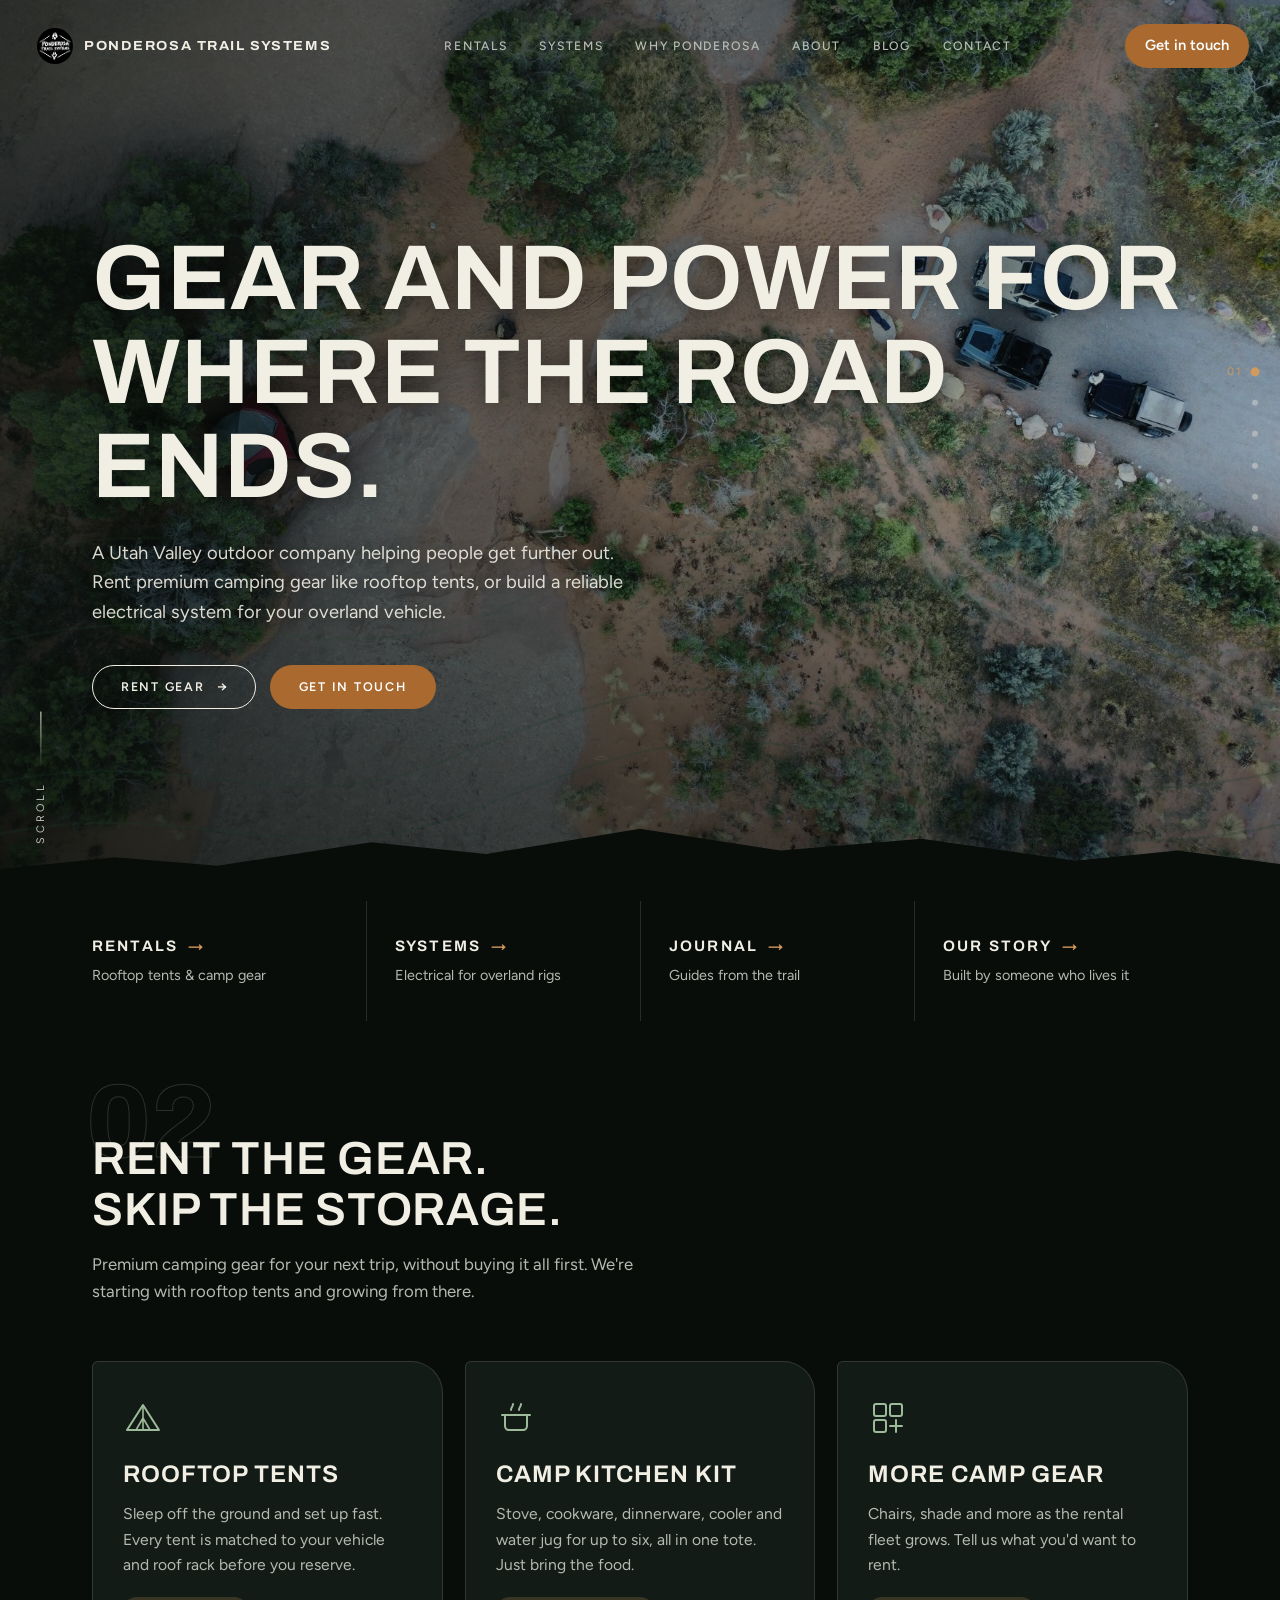
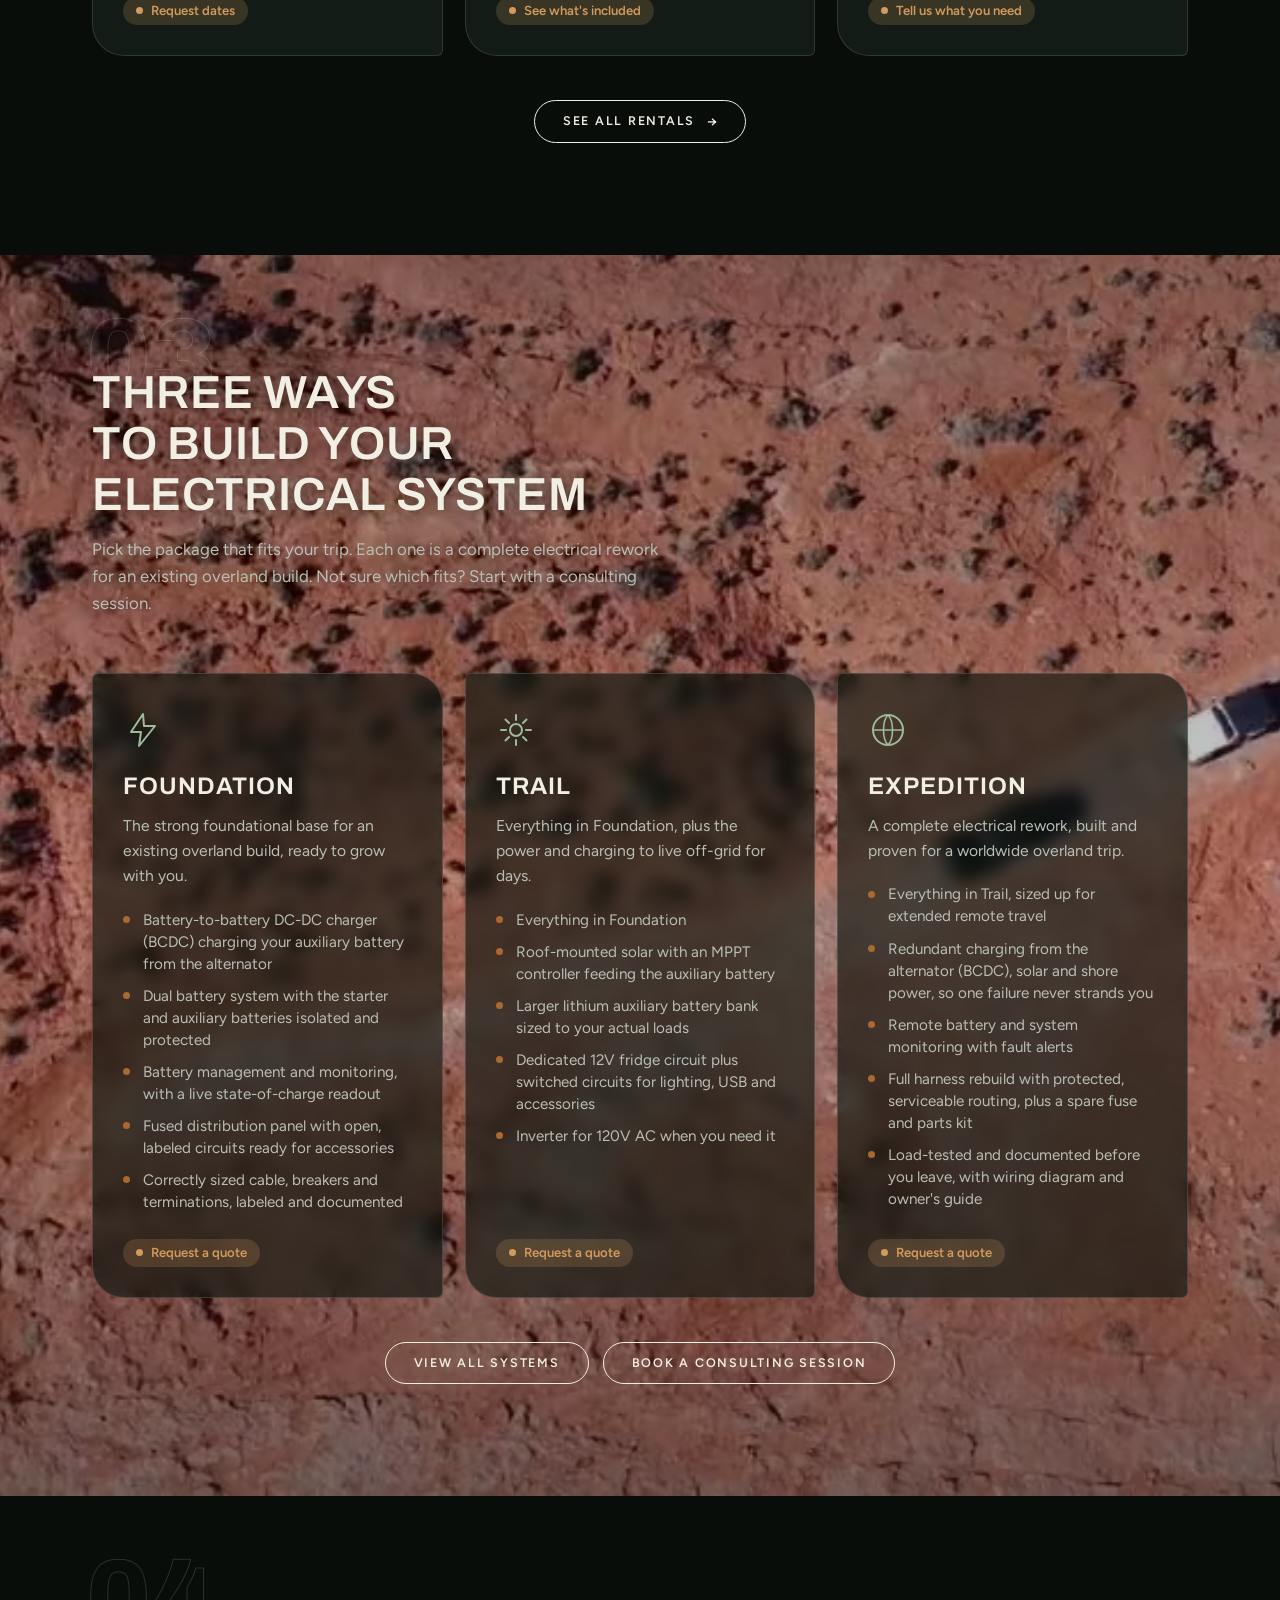
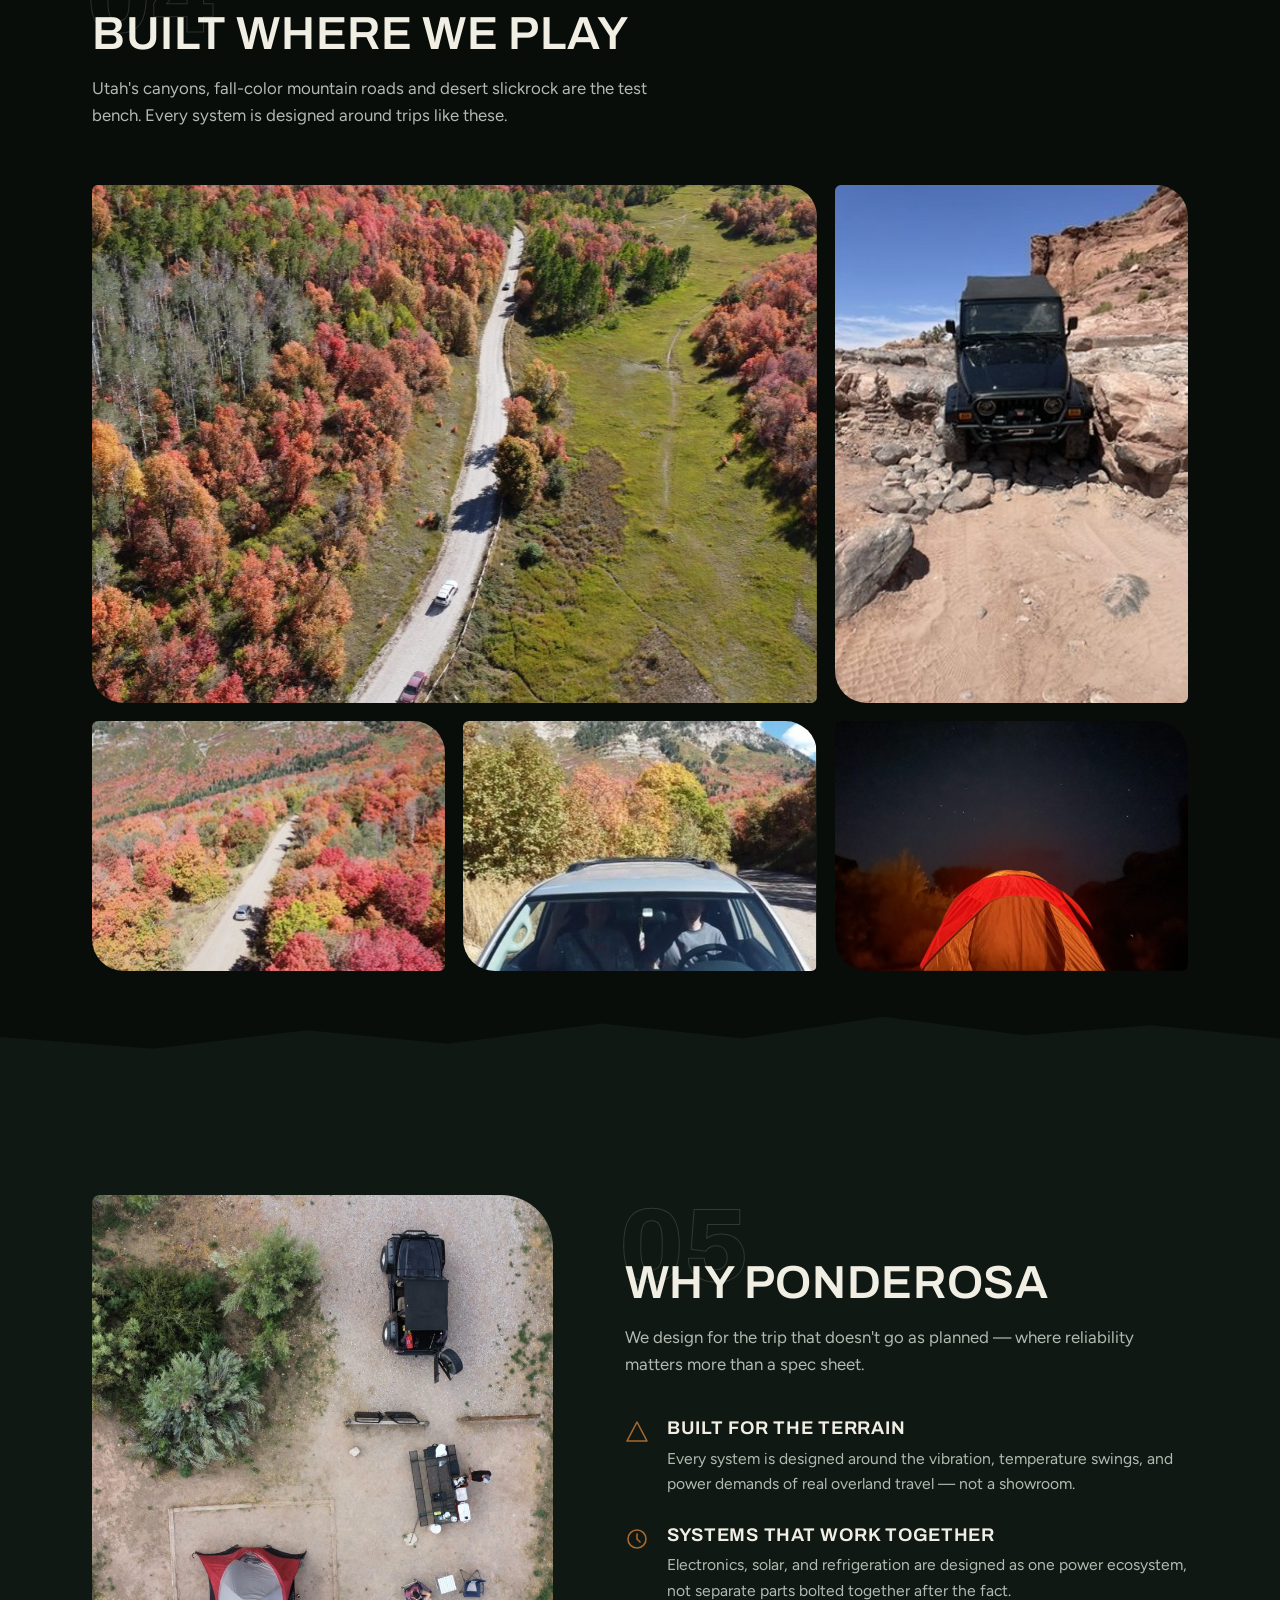
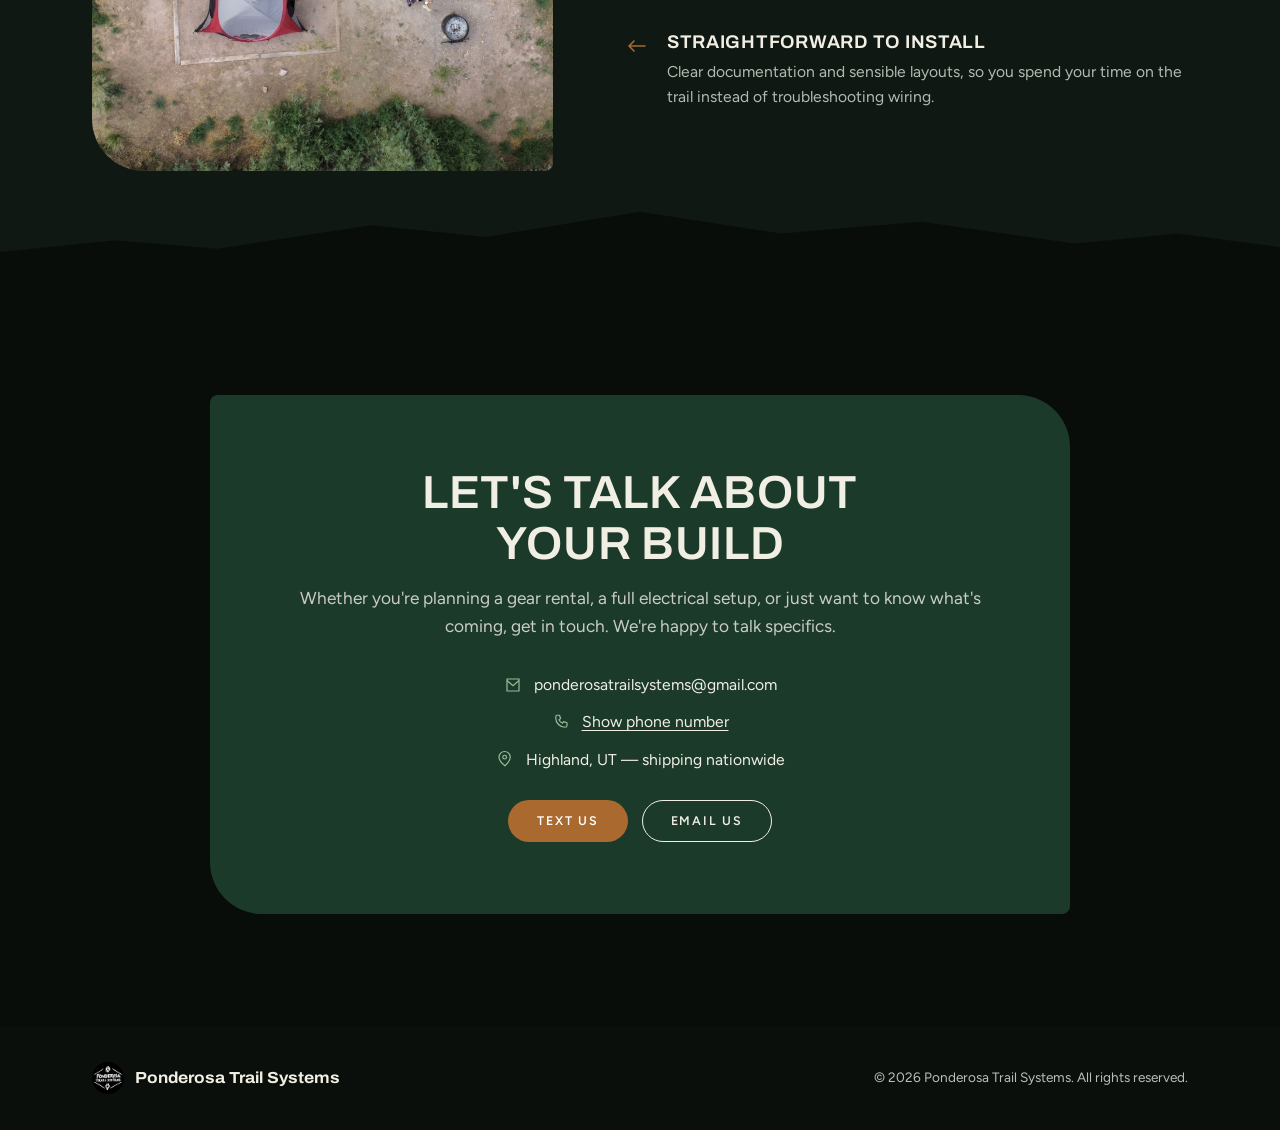
<file: index.html>
<!DOCTYPE html>
<html lang="en">
<head>
<meta charset="UTF-8">
<meta name="viewport" content="width=device-width, initial-scale=1.0">
<title>Ponderosa Trail Systems — Outdoor Gear Rentals &amp; Overland Electronics</title>
<meta name="theme-color" content="#0b100c">
<link rel="icon" type="image/png" href="ponderosalogo1.png">
<meta name="description" content="Ponderosa Trail Systems is a Utah Valley outdoor company: rooftop tent and camp gear rentals, plus premium electrical, solar, and refrigeration systems for overland vehicles.">
<meta property="og:type" content="website">
<meta property="og:title" content="Ponderosa Trail Systems — Outdoor Gear Rentals &amp; Overland Electronics">
<meta property="og:description" content="Ponderosa Trail Systems is a Utah Valley outdoor company: rooftop tent and camp gear rentals, plus premium electrical, solar, and refrigeration systems for overland vehicles.">
<meta property="og:image" content="https://ponderosatrailsystems.com/hero-photo.jpg">
<meta property="og:url" content="https://ponderosatrailsystems.com/">
<meta name="twitter:card" content="summary_large_image">
<meta name="twitter:title" content="Ponderosa Trail Systems — Outdoor Gear Rentals &amp; Overland Electronics">
<meta name="twitter:description" content="Ponderosa Trail Systems is a Utah Valley outdoor company: rooftop tent and camp gear rentals, plus premium electrical, solar, and refrigeration systems for overland vehicles.">
<meta name="twitter:image" content="https://ponderosatrailsystems.com/hero-photo.jpg">
<link rel="preconnect" href="https://fonts.googleapis.com">
<link rel="preconnect" href="https://fonts.gstatic.com" crossorigin>
<link href="https://fonts.googleapis.com/css2?family=Archivo:wdth,wght@62..125,100..900&family=Caveat+Brush&family=Figtree:wght@400;500;600;700&display=swap" rel="stylesheet">
<link rel="stylesheet" href="style.css">
</head>
<body>

<header>
  <div class="nav">
    <a href="#top" class="brand">
      <img class="brand-mark" src="ponderosalogo1.png" alt="Ponderosa Trail Systems logo">
      Ponderosa Trail Systems
    </a>
    <nav class="nav-links" id="site-menu">
      <a href="rentals.html">Rentals</a>
      <a href="systems.html">Systems</a>
      <a href="#why">Why Ponderosa</a>
      <a href="about.html">About</a>
      <a href="blog.html">Blog</a>
      <a href="#contact">Contact</a>
    </nav>
    <a href="#contact" class="nav-cta">Get in touch</a>
    <button class="menu-toggle" type="button" aria-label="Menu" aria-expanded="false" aria-controls="site-menu"><span></span><span></span><span></span></button>
  </div>
</header>

<nav class="dot-nav" aria-label="Page sections">
  <a href="#home" data-target="home" aria-label="Top"><span>01</span></a>
  <a href="#rentals" data-target="rentals" aria-label="Rentals"><span>02</span></a>
  <a href="#systems" data-target="systems" aria-label="Systems"><span>03</span></a>
  <a href="#gallery" data-target="gallery" aria-label="Gallery"><span>04</span></a>
  <a href="#why" data-target="why" aria-label="Why Ponderosa"><span>05</span></a>
  <a href="#contact" data-target="contact" aria-label="Contact"><span>06</span></a>
</nav>

<main id="top">

  <section class="hero" id="home">
    <svg class="contour-bg" viewBox="0 0 1160 520" preserveAspectRatio="none" xmlns="http://www.w3.org/2000/svg">
      <path d="M-50 460 C 150 420, 250 480, 400 440 S 650 380, 800 420 S 1050 470, 1250 430" stroke="#1B3A2A" stroke-width="1.5" fill="none"/>
      <path d="M-50 490 C 150 450, 260 510, 420 470 S 660 410, 820 450 S 1060 500, 1250 460" stroke="#1B3A2A" stroke-width="1.5" fill="none"/>
      <path d="M-50 380 C 180 330, 300 400, 460 350 S 700 290, 860 340 S 1080 390, 1250 350" stroke="#24492F" stroke-width="1.5" fill="none" opacity="0.7"/>
      <path d="M-50 330 C 180 280, 320 350, 480 300 S 720 240, 880 290 S 1080 340, 1250 300" stroke="#24492F" stroke-width="1.5" fill="none" opacity="0.5"/>
    </svg>
    <div class="wrap hero-inner">
      <h1>Gear and power for<br>where the road ends.</h1>
      <p>A Utah Valley outdoor company helping people get further out. Rent premium camping gear like rooftop tents, or build a reliable electrical system for your overland vehicle.</p>
      <div class="hero-actions">
        <a href="rentals.html" class="btn btn-secondary btn-arrow">Rent gear</a>
        <a href="#contact" class="btn btn-primary">Get in touch</a>
      </div>
    </div>
    <div class="scroll-cue" aria-hidden="true"><span>Scroll</span></div>
  </section>

  <nav class="quick-strip surface-night ridge-top" aria-label="Quick links">
    <div class="wrap quick-grid">
      <a href="rentals.html" class="quick-item"><span class="quick-label">Rentals</span><span class="quick-sub">Rooftop tents &amp; camp gear</span></a>
      <a href="systems.html" class="quick-item"><span class="quick-label">Systems</span><span class="quick-sub">Electrical for overland rigs</span></a>
      <a href="blog.html" class="quick-item"><span class="quick-label">Journal</span><span class="quick-sub">Guides from the trail</span></a>
      <a href="about.html" class="quick-item"><span class="quick-label">Our story</span><span class="quick-sub">Built by someone who lives it</span></a>
    </div>
  </nav>

    <section class="rentals-teaser surface-night" id="rentals">
    <div class="wrap">
      <div class="section-head reveal" data-num="02">
        <h2>Rent the gear. Skip the storage.</h2>
        <p>Premium camping gear for your next trip, without buying it all first. We're starting with rooftop tents and growing from there.</p>
      </div>
      <div class="plates">

        <div class="plate reveal">
          <svg class="plate-icon" viewBox="0 0 40 40" fill="none" xmlns="http://www.w3.org/2000/svg"><path d="M4 32L20 7L36 32H4Z" stroke="currentColor" stroke-width="2" stroke-linejoin="round"/><path d="M20 7V32M13 32L20 20L27 32" stroke="currentColor" stroke-width="1.6" stroke-linejoin="round"/></svg>
          <h3>Rooftop tents</h3>
          <p>Sleep off the ground and set up fast. Every tent is matched to your vehicle and roof rack before you reserve.</p>
          <a class="plate-status live" href="rentals.html#request"><span class="dot"></span> Request dates</a>
        </div>

        <div class="plate reveal">
          <svg class="plate-icon" viewBox="0 0 40 40" fill="none" xmlns="http://www.w3.org/2000/svg"><path d="M9 17H31V28C31 30 29.5 32 27 32H13C10.5 32 9 30 9 28V17Z" stroke="currentColor" stroke-width="2" stroke-linejoin="round"/><path d="M6 17H34M15 12C15 9 17 9 17 6M23 12C23 9 25 9 25 6" stroke="currentColor" stroke-width="2" stroke-linecap="round"/></svg>
          <h3>Camp kitchen kit</h3>
          <p>Stove, cookware, dinnerware, cooler and water jug for up to six, all in one tote. Just bring the food.</p>
          <a class="plate-status live" href="rentals.html#camp-kitchen"><span class="dot"></span> See what's included</a>
        </div>

        <div class="plate reveal">
          <svg class="plate-icon" viewBox="0 0 40 40" fill="none" xmlns="http://www.w3.org/2000/svg"><rect x="6" y="6" width="12" height="12" rx="2" stroke="currentColor" stroke-width="2"/><rect x="22" y="6" width="12" height="12" rx="2" stroke="currentColor" stroke-width="2"/><rect x="6" y="22" width="12" height="12" rx="2" stroke="currentColor" stroke-width="2"/><path d="M28 22V34M22 28H34" stroke="currentColor" stroke-width="2" stroke-linecap="round"/></svg>
          <h3>More camp gear</h3>
          <p>Chairs, shade and more as the rental fleet grows. Tell us what you'd want to rent.</p>
          <a class="plate-status live" href="rentals.html#request"><span class="dot"></span> Tell us what you need</a>
        </div>

      </div>
      <div class="section-cta">
        <a href="rentals.html" class="btn btn-secondary btn-arrow">See all rentals</a>
      </div>
    </div>
  </section>

  <section id="systems">
    <video class="systems-video-bg" autoplay muted loop playsinline poster="systems-bg-poster.jpg">
      <source src="systems-bg.mp4" type="video/mp4">
    </video>
    <div class="systems-video-overlay"></div>
    <div class="wrap">
      <div class="section-head reveal" data-num="03">
        <h2>Three ways to build your electrical system</h2>
        <p>Pick the package that fits your trip. Each one is a complete electrical rework for an existing overland build. Not sure which fits? Start with a consulting session.</p>
      </div>
      <div class="plates">

        <div class="plate reveal">
          <svg class="plate-icon" viewBox="0 0 40 40" fill="none" xmlns="http://www.w3.org/2000/svg"><path d="M20 4L8 22H18L16 36L32 16H21L20 4Z" stroke="currentColor" stroke-width="2" stroke-linejoin="round"/></svg>
          <h3>Foundation</h3>
          <p>The strong foundational base for an existing overland build, ready to grow with you.</p>
          <ul class="plate-list">
            <li>Battery-to-battery DC-DC charger (BCDC) charging your auxiliary battery from the alternator</li>
            <li>Dual battery system with the starter and auxiliary batteries isolated and protected</li>
            <li>Battery management and monitoring, with a live state-of-charge readout</li>
            <li>Fused distribution panel with open, labeled circuits ready for accessories</li>
            <li>Correctly sized cable, breakers and terminations, labeled and documented</li>
          </ul>
          <a class="plate-status live" href="index.html#contact"><span class="dot"></span> Request a quote</a>
        </div>

        <div class="plate reveal">
          <svg class="plate-icon" viewBox="0 0 40 40" fill="none" xmlns="http://www.w3.org/2000/svg"><circle cx="20" cy="20" r="6" stroke="currentColor" stroke-width="2"/><path d="M20 5V10M20 30V35M5 20H10M30 20H35M9.5 9.5L13 13M27 27L30.5 30.5M30.5 9.5L27 13M13 27L9.5 30.5" stroke="currentColor" stroke-width="2" stroke-linecap="round"/></svg>
          <h3>Trail</h3>
          <p>Everything in Foundation, plus the power and charging to live off-grid for days.</p>
          <ul class="plate-list">
            <li>Everything in Foundation</li>
            <li>Roof-mounted solar with an MPPT controller feeding the auxiliary battery</li>
            <li>Larger lithium auxiliary battery bank sized to your actual loads</li>
            <li>Dedicated 12V fridge circuit plus switched circuits for lighting, USB and accessories</li>
            <li>Inverter for 120V AC when you need it</li>
          </ul>
          <a class="plate-status live" href="index.html#contact"><span class="dot"></span> Request a quote</a>
        </div>

        <div class="plate reveal">
          <svg class="plate-icon" viewBox="0 0 40 40" fill="none" xmlns="http://www.w3.org/2000/svg"><circle cx="20" cy="20" r="15" stroke="currentColor" stroke-width="2"/><path d="M5 20H35M20 5C14 11 14 29 20 35M20 5C26 11 26 29 20 35" stroke="currentColor" stroke-width="1.6"/></svg>
          <h3>Expedition</h3>
          <p>A complete electrical rework, built and proven for a worldwide overland trip.</p>
          <ul class="plate-list">
            <li>Everything in Trail, sized up for extended remote travel</li>
            <li>Redundant charging from the alternator (BCDC), solar and shore power, so one failure never strands you</li>
            <li>Remote battery and system monitoring with fault alerts</li>
            <li>Full harness rebuild with protected, serviceable routing, plus a spare fuse and parts kit</li>
            <li>Load-tested and documented before you leave, with wiring diagram and owner's guide</li>
          </ul>
          <a class="plate-status live" href="index.html#contact"><span class="dot"></span> Request a quote</a>
        </div>

      </div>
      <div class="section-cta">
        <a href="systems.html" class="btn btn-secondary">View all systems</a>
        <a href="systems.html#consulting" class="btn btn-secondary">Book a consulting session</a>
      </div>
    </div>
  </section>

  <section class="gallery surface-night" id="gallery">
    <div class="wrap">
      <div class="section-head reveal" data-num="04">
        <h2>Built where we play</h2>
        <p>Utah's canyons, fall-color mountain roads and desert slickrock are the test bench. Every system is designed around trips like these.</p>
      </div>
      <div class="gallery-grid">
        <figure class="g-a reveal"><img src="trail-fall-aerial.jpg" alt="Aerial view of a dirt road winding through red and orange fall foliage" loading="lazy"></figure>
        <figure class="g-b reveal"><img src="trail-jeep.jpg" alt="Black Jeep climbing a rocky desert trail" loading="lazy"></figure>
        <figure class="g-c reveal"><img src="trail-fall-road.jpg" alt="Vehicle on a canyon road lined with fall color" loading="lazy"></figure>
        <figure class="g-d reveal"><img src="trail-fall-drive.jpg" alt="Driving a mountain road in autumn" loading="lazy"></figure>
        <figure class="g-e reveal"><img src="trail-tent-night.jpg" alt="Glowing tent under a night sky full of stars" loading="lazy"></figure>
      </div>
    </div>
  </section>

  <section class="why surface-pine ridge-top ridge-b" id="why">
    <div class="wrap">
      <div class="why-grid">
        <div class="why-image reveal">
          <img src="why-photo.jpg" alt="Overland camp setup at dusk">
        </div>
        <div class="why-text reveal">
          <div class="section-head" data-num="05">
            <h2>Why Ponderosa</h2>
            <p>We design for the trip that doesn't go as planned — where reliability matters more than a spec sheet.</p>
          </div>
          <div class="why-list">
          <div class="why-item">
            <svg class="why-icon" viewBox="0 0 24 24" fill="none" xmlns="http://www.w3.org/2000/svg"><path d="M12 2L2 21H22L12 2Z" stroke="currentColor" stroke-width="1.6" stroke-linejoin="round"/></svg>
            <div>
              <h3>Built for the terrain</h3>
              <p>Every system is designed around the vibration, temperature swings, and power demands of real overland travel — not a showroom.</p>
            </div>
          </div>
          <div class="why-item">
            <svg class="why-icon" viewBox="0 0 24 24" fill="none" xmlns="http://www.w3.org/2000/svg"><circle cx="12" cy="12" r="9" stroke="currentColor" stroke-width="1.6"/><path d="M12 7V12L15 15" stroke="currentColor" stroke-width="1.6" stroke-linecap="round"/></svg>
            <div>
              <h3>Systems that work together</h3>
              <p>Electronics, solar, and refrigeration are designed as one power ecosystem, not separate parts bolted together after the fact.</p>
            </div>
          </div>
          <div class="why-item">
            <svg class="why-icon" viewBox="0 0 24 24" fill="none" xmlns="http://www.w3.org/2000/svg"><path d="M4 12H20M4 12L9 7M4 12L9 17" stroke="currentColor" stroke-width="1.6" stroke-linecap="round" stroke-linejoin="round"/></svg>
            <div>
              <h3>Straightforward to install</h3>
              <p>Clear documentation and sensible layouts, so you spend your time on the trail instead of troubleshooting wiring.</p>
            </div>
          </div>
          </div>
        </div>
      </div>
    </div>
  </section>

  <section id="contact" class="surface-night ridge-top">
    <div class="wrap">
      <div class="contact-info reveal">
        <h2>Let's talk about your build</h2>
        <p>Whether you're planning a gear rental, a full electrical setup, or just want to know what's coming, get in touch. We're happy to talk specifics.</p>
        <div class="contact-detail">
          <svg viewBox="0 0 24 24" fill="none" xmlns="http://www.w3.org/2000/svg"><path d="M4 4H20V20H4V4Z" stroke="currentColor" stroke-width="1.6"/><path d="M4 6L12 13L20 6" stroke="currentColor" stroke-width="1.6"/></svg>
          ponderosatrailsystems@gmail.com
        </div>
        <div class="contact-detail">
          <svg viewBox="0 0 24 24" fill="none" xmlns="http://www.w3.org/2000/svg"><path d="M6.5 3H10L11.5 7.5L9.3 9C10.3 11 12 12.7 14 13.7L15.5 11.5L20 13V16.5C20 17.9 18.9 19 17.5 19C10.6 19 5 13.4 5 6.5C5 4.6 5.6 3 6.5 3Z" stroke="currentColor" stroke-width="1.6" stroke-linejoin="round"/></svg>
          <button type="button" class="reveal-phone" data-reveal-phone>Show phone number</button>
        </div>
        <div class="contact-detail">
          <svg viewBox="0 0 24 24" fill="none" xmlns="http://www.w3.org/2000/svg"><path d="M12 21C12 21 19 14.5 19 9.5C19 5.36 15.64 2 11.5 2C7.36 2 4 5.36 4 9.5C4 14.5 12 21 12 21Z" stroke="currentColor" stroke-width="1.6"/><circle cx="11.5" cy="9.5" r="2.5" stroke="currentColor" stroke-width="1.6"/></svg>
          Highland, UT — shipping nationwide
        </div>
        <div class="contact-actions">
          <a href="mailto:ponderosatrailsystems@gmail.com" class="btn btn-primary" data-text-us>Text us</a>
          <a href="mailto:ponderosatrailsystems@gmail.com" class="btn btn-secondary">Email us</a>
        </div>
      </div>
    </div>
  </section>

</main>

<footer>
  <div class="wrap footer-row">
    <div class="footer-brand">
      <img class="footer-mark" src="ponderosalogo1.png" alt="Ponderosa Trail Systems logo">
      Ponderosa Trail Systems
    </div>
    <div class="footer-meta">&copy; 2026 Ponderosa Trail Systems. All rights reserved.</div>
  </div>
</footer>

<script src="script.js"></script>

</body>
</html>
</file>
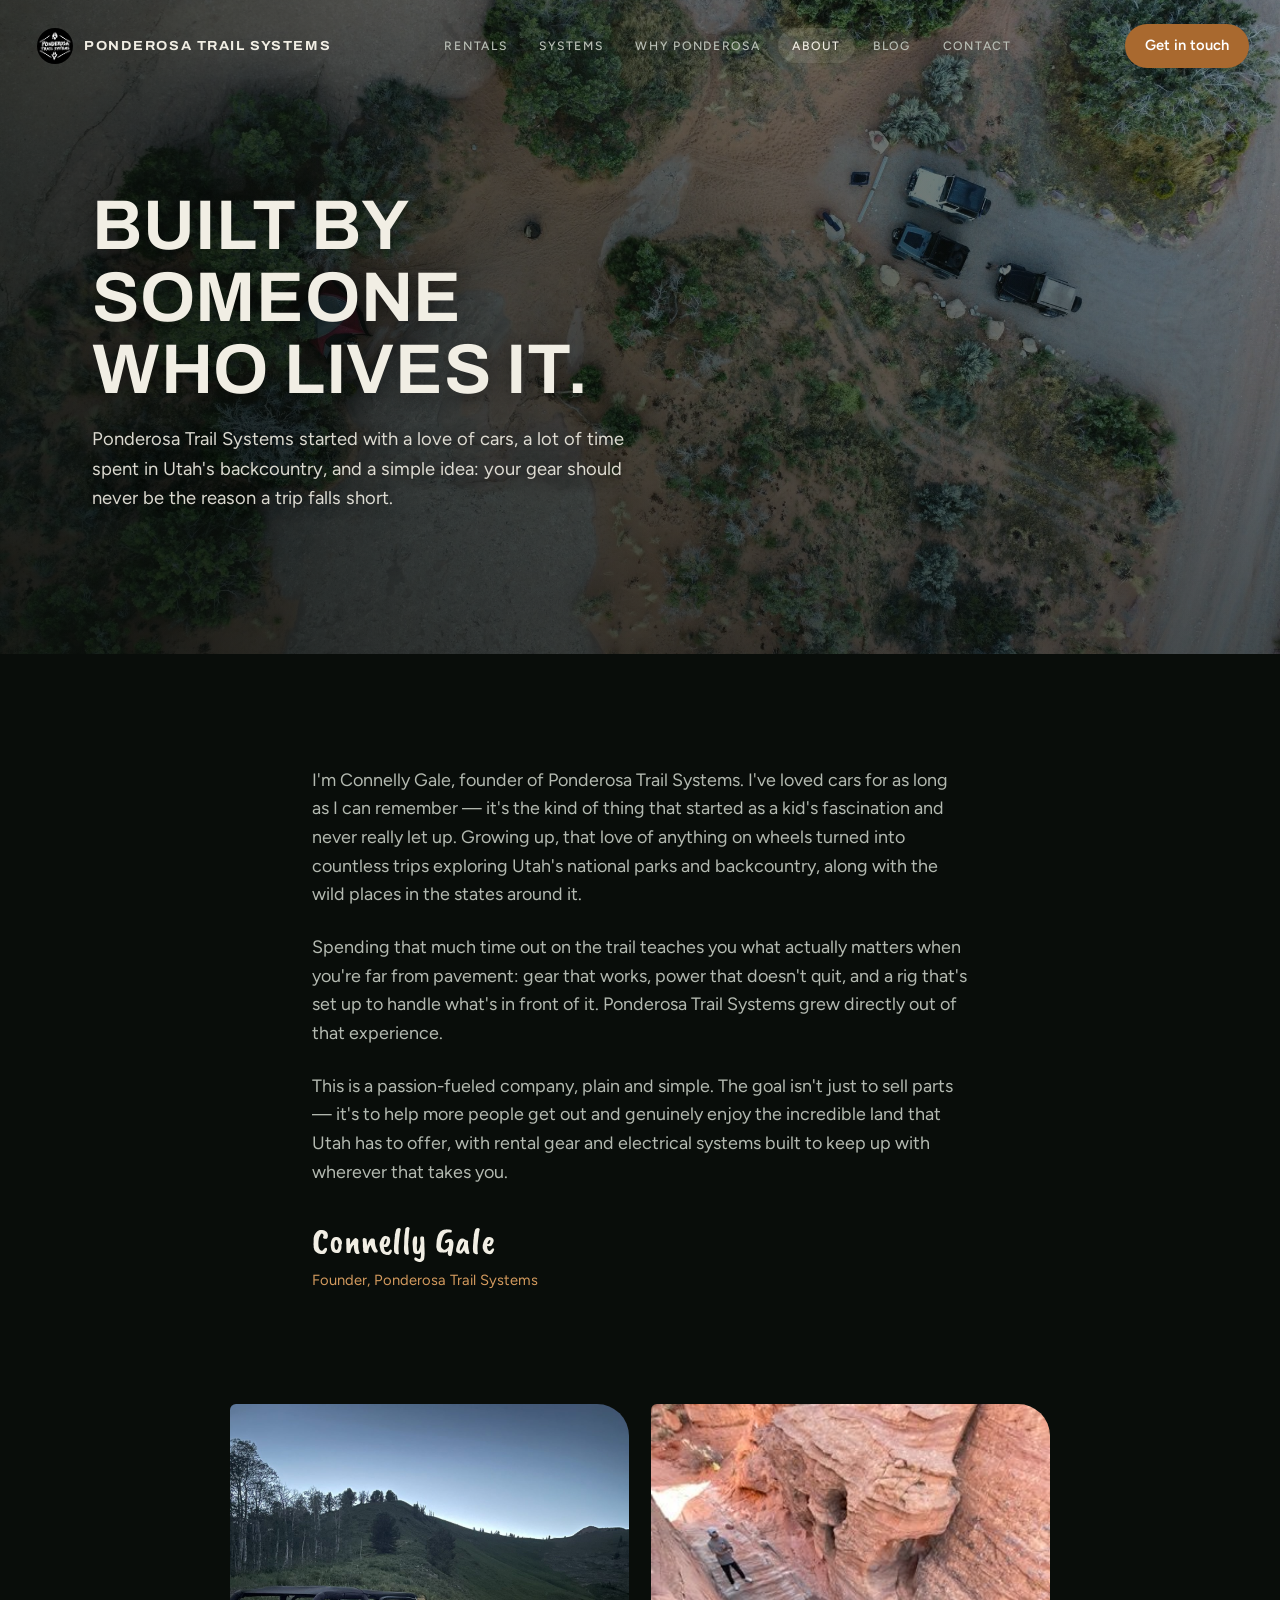
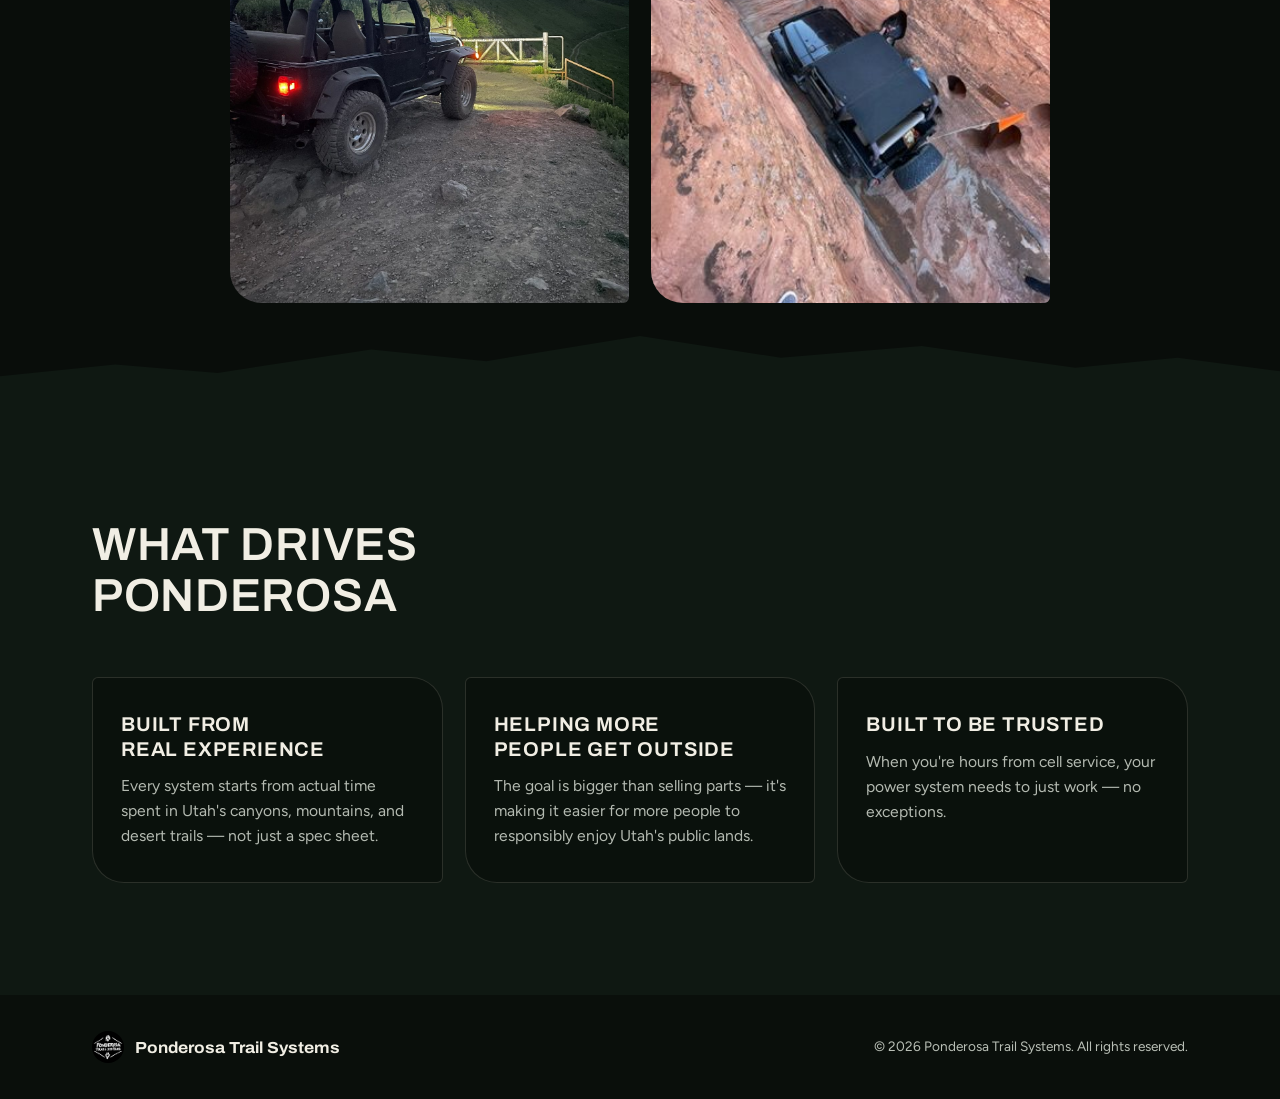
<file: about.html>
<!DOCTYPE html>
<html lang="en">
<head>
<meta charset="UTF-8">
<meta name="viewport" content="width=device-width, initial-scale=1.0">
<title>About — Ponderosa Trail Systems</title>
<meta name="description" content="Ponderosa Trail Systems was founded by Connelly Gale, built on a lifelong love of cars and Utah's backcountry.">
<meta property="og:type" content="website">
<meta property="og:title" content="About — Ponderosa Trail Systems">
<meta property="og:description" content="Founded by Connelly Gale, built on a lifelong love of cars and Utah's backcountry.">
<meta property="og:image" content="https://ponderosatrailsystems.com/hero-photo.jpg">
<meta property="og:url" content="https://ponderosatrailsystems.com/about.html">
<meta name="twitter:card" content="summary_large_image">
<meta name="twitter:title" content="About — Ponderosa Trail Systems">
<meta name="twitter:description" content="Founded by Connelly Gale, built on a lifelong love of cars and Utah's backcountry.">
<meta name="twitter:image" content="https://ponderosatrailsystems.com/hero-photo.jpg">
<meta name="theme-color" content="#0b100c">
<link rel="icon" type="image/png" href="ponderosalogo1.png">
<link rel="preconnect" href="https://fonts.googleapis.com">
<link rel="preconnect" href="https://fonts.gstatic.com" crossorigin>
<link href="https://fonts.googleapis.com/css2?family=Archivo:wdth,wght@62..125,100..900&family=Caveat+Brush&family=Figtree:wght@400;500;600;700&display=swap" rel="stylesheet">
<link rel="stylesheet" href="style.css">
</head>
<body>

<header>
  <div class="nav">
    <a href="index.html" class="brand">
      <img class="brand-mark" src="ponderosalogo1.png" alt="Ponderosa Trail Systems logo">
      Ponderosa Trail Systems
    </a>
    <nav class="nav-links" id="site-menu">
      <a href="rentals.html">Rentals</a>
      <a href="systems.html">Systems</a>
      <a href="index.html#why">Why Ponderosa</a>
      <a href="about.html" aria-current="page">About</a>
      <a href="blog.html">Blog</a>
      <a href="index.html#contact">Contact</a>
    </nav>
    <a href="index.html#contact" class="nav-cta">Get in touch</a>
    <button class="menu-toggle" type="button" aria-label="Menu" aria-expanded="false" aria-controls="site-menu"><span></span><span></span><span></span></button>
  </div>
</header>

<main>

  <section class="about-hero">
    <img class="about-hero-bg" src="hero-photo.jpg" alt="Overland camp in the Utah backcountry">
    <div class="about-hero-overlay"></div>
    <div class="wrap">
      <h1>Built by someone who lives it.</h1>
      <p>Ponderosa Trail Systems started with a love of cars, a lot of time spent in Utah's backcountry, and a simple idea: your gear should never be the reason a trip falls short.</p>
    </div>
  </section>

  <section>
    <div class="wrap about-body">
      <p>I'm Connelly Gale, founder of Ponderosa Trail Systems. I've loved cars for as long as I can remember — it's the kind of thing that started as a kid's fascination and never really let up. Growing up, that love of anything on wheels turned into countless trips exploring Utah's national parks and backcountry, along with the wild places in the states around it.</p>
      <p>Spending that much time out on the trail teaches you what actually matters when you're far from pavement: gear that works, power that doesn't quit, and a rig that's set up to handle what's in front of it. Ponderosa Trail Systems grew directly out of that experience.</p>
      <p>This is a passion-fueled company, plain and simple. The goal isn't just to sell parts — it's to help more people get out and genuinely enjoy the incredible land that Utah has to offer, with rental gear and electrical systems built to keep up with wherever that takes you.</p>
      <div class="signature">Connelly Gale</div>
      <div class="signature-title">Founder, Ponderosa Trail Systems</div>
    </div>
  </section>

  <section class="about-photos">
    <div class="wrap">
      <div class="photo-pair">
        <figure class="reveal"><img src="jeep-dusk.jpg" alt="Black Jeep Wrangler parked at a trail gate at dusk in the Utah mountains" loading="lazy"></figure>
        <figure class="reveal"><img src="jeep-slot-canyon.jpg" alt="Jeep working its way through a narrow red rock slot canyon" loading="lazy"></figure>
      </div>
    </div>
  </section>

  <section class="values surface-pine ridge-top">
    <div class="wrap">
      <div class="section-head reveal">
        <h2>What drives Ponderosa</h2>
      </div>
      <div class="values-grid">
        <div class="value-item reveal">
          <h3>Built from real experience</h3>
          <p>Every system starts from actual time spent in Utah's canyons, mountains, and desert trails — not just a spec sheet.</p>
        </div>
        <div class="value-item reveal">
          <h3>Helping more people get outside</h3>
          <p>The goal is bigger than selling parts — it's making it easier for more people to responsibly enjoy Utah's public lands.</p>
        </div>
        <div class="value-item reveal">
          <h3>Built to be trusted</h3>
          <p>When you're hours from cell service, your power system needs to just work — no exceptions.</p>
        </div>
      </div>
    </div>
  </section>

</main>

<footer>
  <div class="wrap footer-row">
    <div class="footer-brand">
      <img class="footer-mark" src="ponderosalogo1.png" alt="Ponderosa Trail Systems logo">
      Ponderosa Trail Systems
    </div>
    <div class="footer-meta">&copy; 2026 Ponderosa Trail Systems. All rights reserved.</div>
  </div>
</footer>

<script src="script.js"></script>
</body>
</html>
</file>
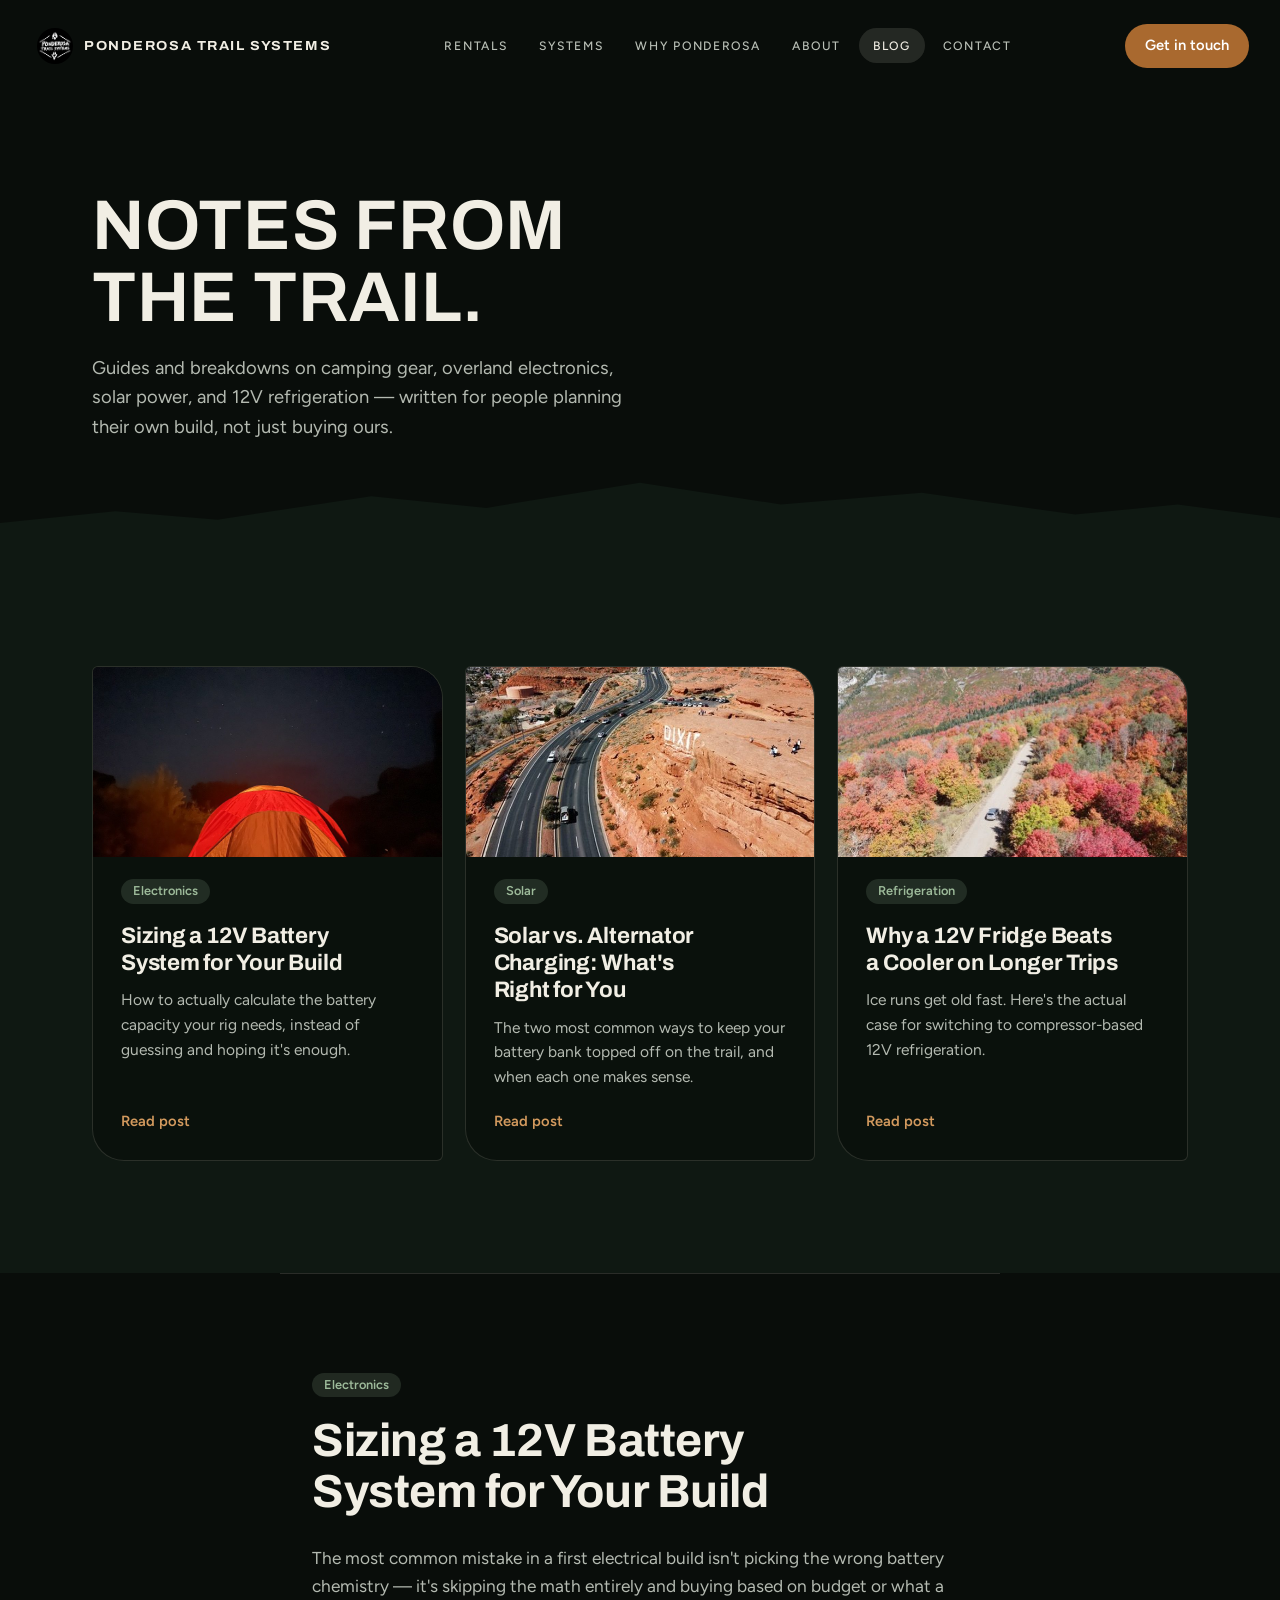
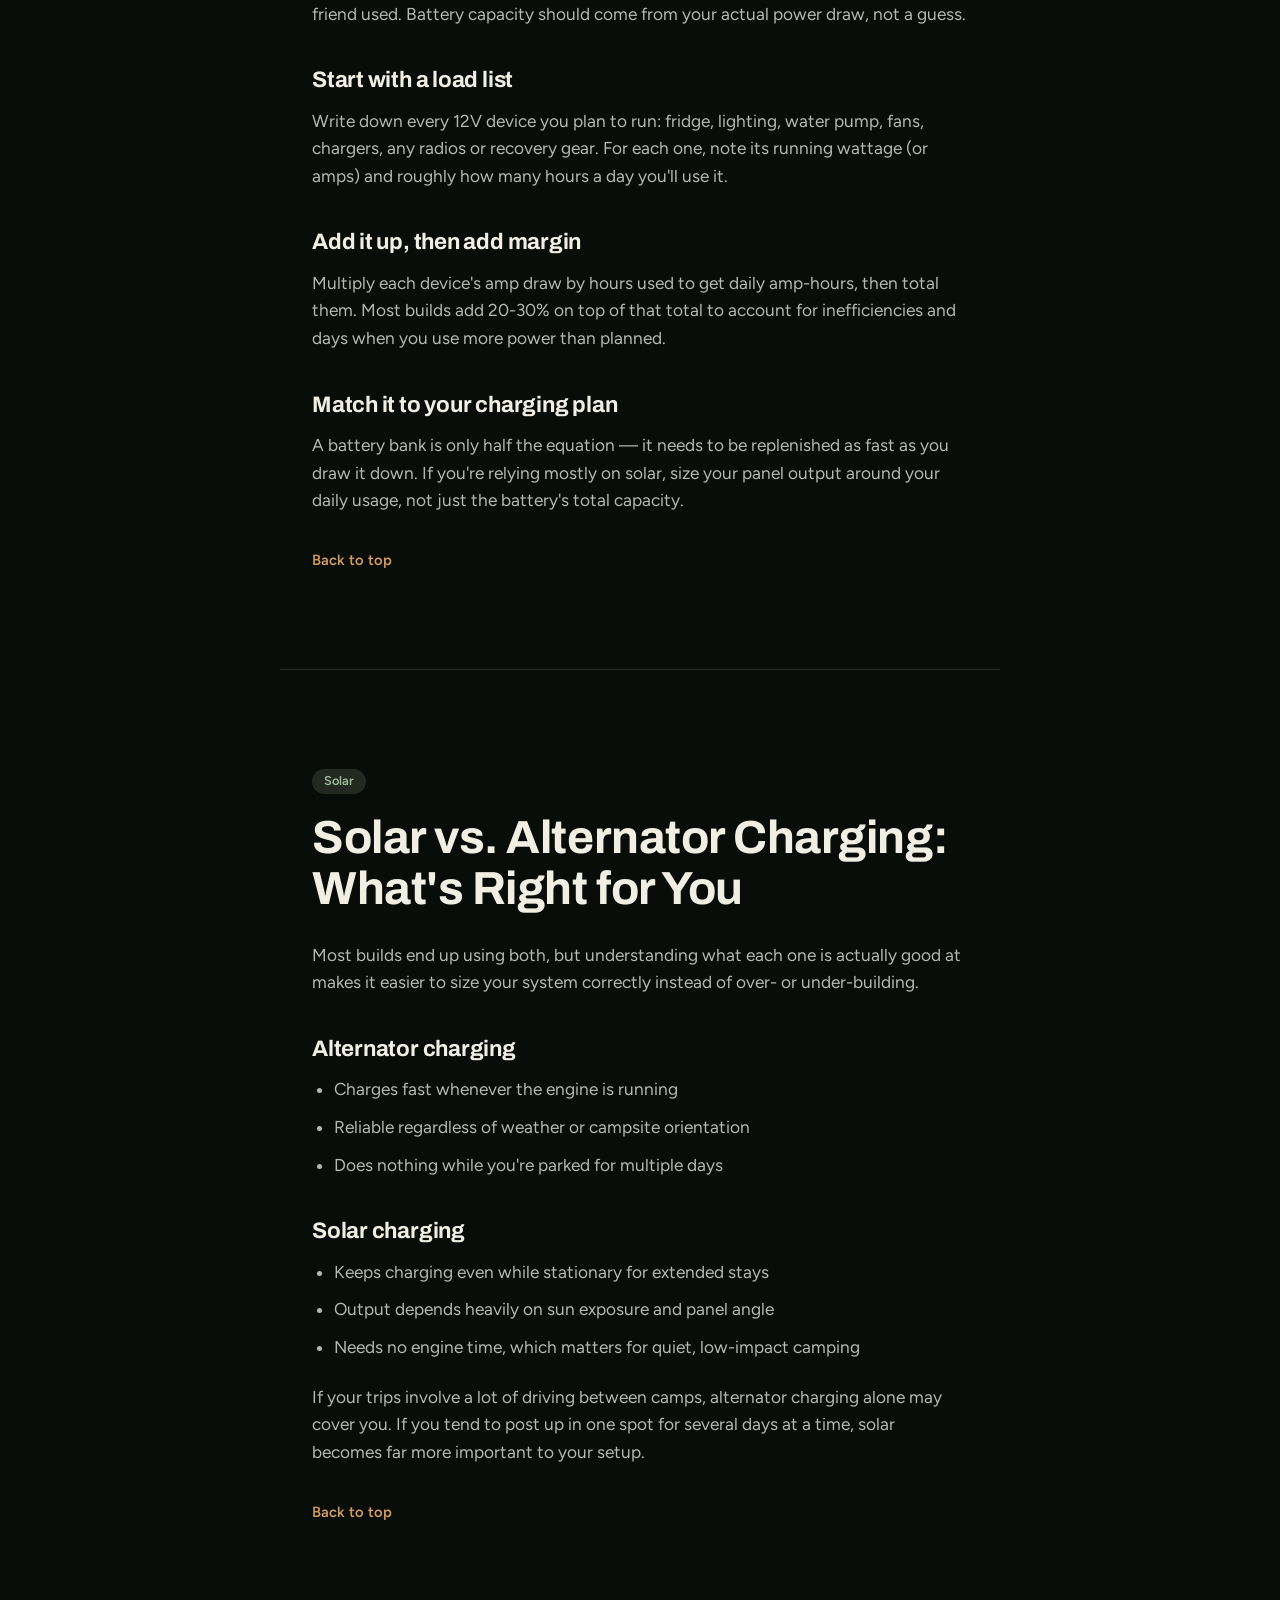
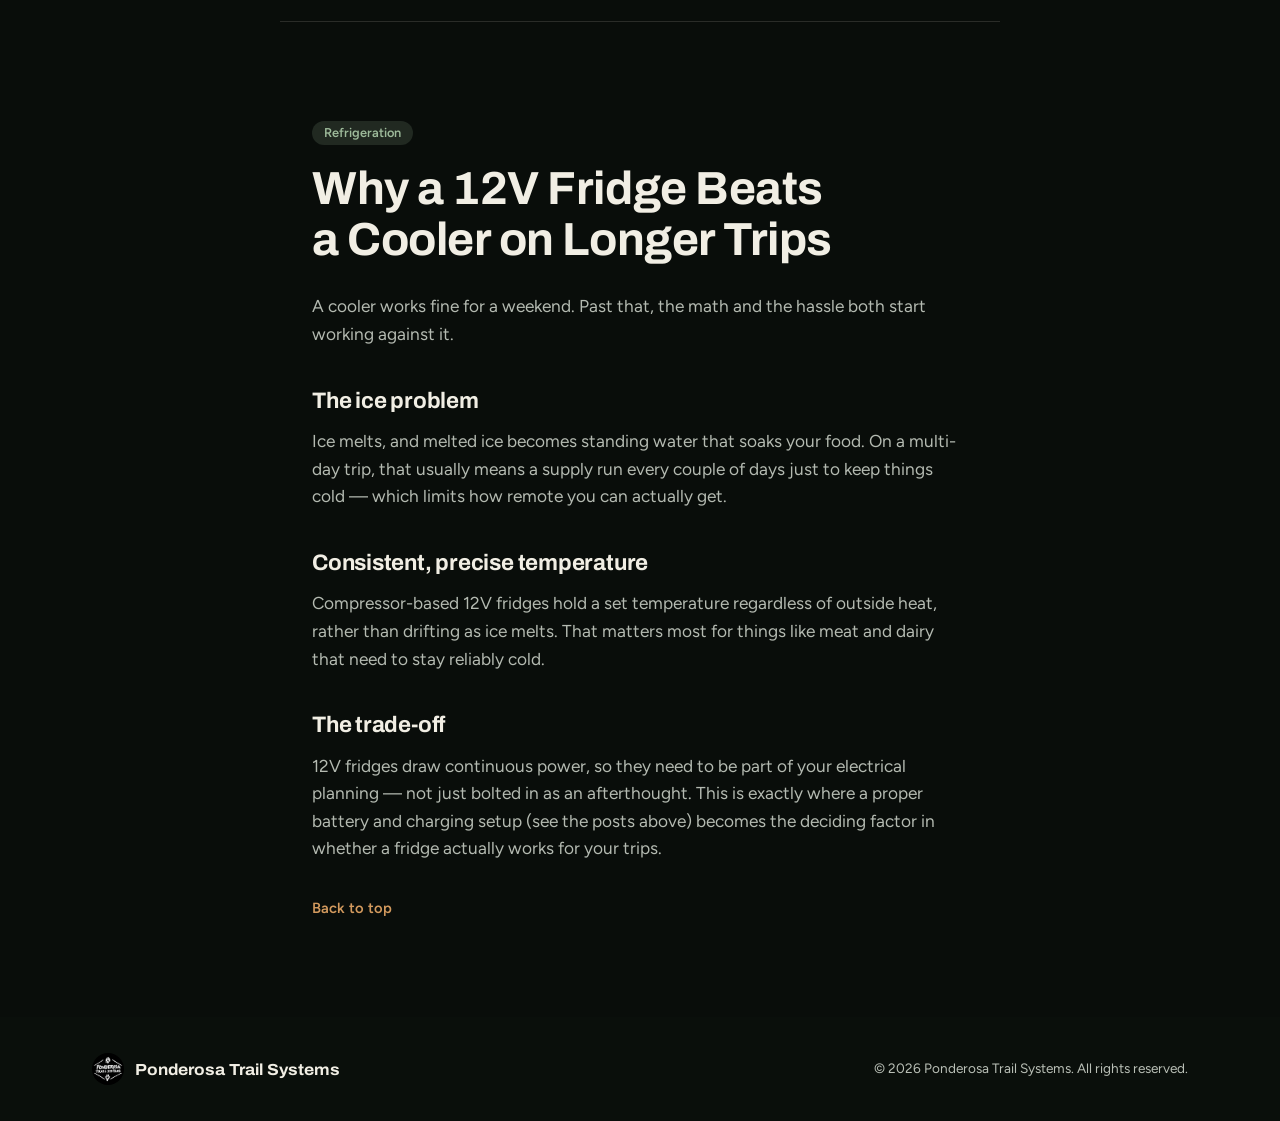
<file: blog.html>
<!DOCTYPE html>
<html lang="en">
<head>
<meta charset="UTF-8">
<meta name="viewport" content="width=device-width, initial-scale=1.0">
<title>Blog — Ponderosa Trail Systems</title>
<meta name="description" content="Guides and notes on camping gear, overland electronics, solar power, and 12V refrigeration from Ponderosa Trail Systems.">
<meta property="og:type" content="website">
<meta property="og:title" content="Blog — Ponderosa Trail Systems">
<meta property="og:description" content="Guides and notes on camping gear, overland electronics, solar power, and 12V refrigeration from Ponderosa Trail Systems.">
<meta property="og:image" content="https://ponderosatrailsystems.com/why-photo.jpg">
<meta property="og:url" content="https://ponderosatrailsystems.com/blog.html">
<meta name="twitter:card" content="summary_large_image">
<meta name="twitter:title" content="Blog — Ponderosa Trail Systems">
<meta name="twitter:description" content="Guides and notes on camping gear, overland electronics, solar power, and 12V refrigeration from Ponderosa Trail Systems.">
<meta name="twitter:image" content="https://ponderosatrailsystems.com/why-photo.jpg">
<meta name="theme-color" content="#0b100c">
<link rel="icon" type="image/png" href="ponderosalogo1.png">
<link rel="preconnect" href="https://fonts.googleapis.com">
<link rel="preconnect" href="https://fonts.gstatic.com" crossorigin>
<link href="https://fonts.googleapis.com/css2?family=Archivo:wdth,wght@62..125,100..900&family=Caveat+Brush&family=Figtree:wght@400;500;600;700&display=swap" rel="stylesheet">
<link rel="stylesheet" href="style.css">
</head>
<body>

<header>
  <div class="nav">
    <a href="index.html" class="brand">
      <img class="brand-mark" src="ponderosalogo1.png" alt="Ponderosa Trail Systems logo">
      Ponderosa Trail Systems
    </a>
    <nav class="nav-links" id="site-menu">
      <a href="rentals.html">Rentals</a>
      <a href="systems.html">Systems</a>
      <a href="index.html#why">Why Ponderosa</a>
      <a href="about.html">About</a>
      <a href="blog.html" aria-current="page">Blog</a>
      <a href="index.html#contact">Contact</a>
    </nav>
    <a href="index.html#contact" class="nav-cta">Get in touch</a>
    <button class="menu-toggle" type="button" aria-label="Menu" aria-expanded="false" aria-controls="site-menu"><span></span><span></span><span></span></button>
  </div>
</header>

<main>

  <section class="blog-hero">
    <div class="wrap">
      <h1>Notes from the trail.</h1>
      <p>Guides and breakdowns on camping gear, overland electronics, solar power, and 12V refrigeration — written for people planning their own build, not just buying ours.</p>
    </div>
  </section>

  <section class="surface-pine ridge-top">
    <div class="wrap">
      <div class="post-list">

        <a href="#post-battery-sizing" class="post-card reveal">
          <img class="post-thumb" src="trail-tent-night.jpg" alt="Glowing tent under a starry night sky" loading="lazy">
          <div class="post-tag">Electronics</div>
          <h3>Sizing a 12V Battery System for Your Build</h3>
          <p>How to actually calculate the battery capacity your rig needs, instead of guessing and hoping it's enough.</p>
          <span class="post-read-more">Read post</span>
        </a>

        <a href="#post-solar-vs-alternator" class="post-card reveal">
          <img class="post-thumb" src="dixie-overlook.jpg" alt="Aerial view of a highway beside red rock cliffs in southern Utah" loading="lazy">
          <div class="post-tag">Solar</div>
          <h3>Solar vs. Alternator Charging: What's Right for You</h3>
          <p>The two most common ways to keep your battery bank topped off on the trail, and when each one makes sense.</p>
          <span class="post-read-more">Read post</span>
        </a>

        <a href="#post-12v-fridge" class="post-card reveal">
          <img class="post-thumb" src="trail-fall-road.jpg" alt="Canyon road lined with fall color" loading="lazy">
          <div class="post-tag">Refrigeration</div>
          <h3>Why a 12V Fridge Beats a Cooler on Longer Trips</h3>
          <p>Ice runs get old fast. Here's the actual case for switching to compressor-based 12V refrigeration.</p>
          <span class="post-read-more">Read post</span>
        </a>

      </div>
    </div>
  </section>

  <article class="post-full" id="post-battery-sizing">
    <div class="post-tag">Electronics</div>
    <h2>Sizing a 12V Battery System for Your Build</h2>
    <p>The most common mistake in a first electrical build isn't picking the wrong battery chemistry — it's skipping the math entirely and buying based on budget or what a friend used. Battery capacity should come from your actual power draw, not a guess.</p>
    <h3>Start with a load list</h3>
    <p>Write down every 12V device you plan to run: fridge, lighting, water pump, fans, chargers, any radios or recovery gear. For each one, note its running wattage (or amps) and roughly how many hours a day you'll use it.</p>
    <h3>Add it up, then add margin</h3>
    <p>Multiply each device's amp draw by hours used to get daily amp-hours, then total them. Most builds add 20-30% on top of that total to account for inefficiencies and days when you use more power than planned.</p>
    <h3>Match it to your charging plan</h3>
    <p>A battery bank is only half the equation — it needs to be replenished as fast as you draw it down. If you're relying mostly on solar, size your panel output around your daily usage, not just the battery's total capacity.</p>
    <a href="#top" class="back-to-top">Back to top</a>
  </article>

  <article class="post-full" id="post-solar-vs-alternator">
    <div class="post-tag">Solar</div>
    <h2>Solar vs. Alternator Charging: What's Right for You</h2>
    <p>Most builds end up using both, but understanding what each one is actually good at makes it easier to size your system correctly instead of over- or under-building.</p>
    <h3>Alternator charging</h3>
    <ul>
      <li>Charges fast whenever the engine is running</li>
      <li>Reliable regardless of weather or campsite orientation</li>
      <li>Does nothing while you're parked for multiple days</li>
    </ul>
    <h3>Solar charging</h3>
    <ul>
      <li>Keeps charging even while stationary for extended stays</li>
      <li>Output depends heavily on sun exposure and panel angle</li>
      <li>Needs no engine time, which matters for quiet, low-impact camping</li>
    </ul>
    <p>If your trips involve a lot of driving between camps, alternator charging alone may cover you. If you tend to post up in one spot for several days at a time, solar becomes far more important to your setup.</p>
    <a href="#top" class="back-to-top">Back to top</a>
  </article>

  <article class="post-full" id="post-12v-fridge">
    <div class="post-tag">Refrigeration</div>
    <h2>Why a 12V Fridge Beats a Cooler on Longer Trips</h2>
    <p>A cooler works fine for a weekend. Past that, the math and the hassle both start working against it.</p>
    <h3>The ice problem</h3>
    <p>Ice melts, and melted ice becomes standing water that soaks your food. On a multi-day trip, that usually means a supply run every couple of days just to keep things cold — which limits how remote you can actually get.</p>
    <h3>Consistent, precise temperature</h3>
    <p>Compressor-based 12V fridges hold a set temperature regardless of outside heat, rather than drifting as ice melts. That matters most for things like meat and dairy that need to stay reliably cold.</p>
    <h3>The trade-off</h3>
    <p>12V fridges draw continuous power, so they need to be part of your electrical planning — not just bolted in as an afterthought. This is exactly where a proper battery and charging setup (see the posts above) becomes the deciding factor in whether a fridge actually works for your trips.</p>
    <a href="#top" class="back-to-top">Back to top</a>
  </article>

</main>

<footer>
  <div class="wrap footer-row">
    <div class="footer-brand">
      <img class="footer-mark" src="ponderosalogo1.png" alt="Ponderosa Trail Systems logo">
      Ponderosa Trail Systems
    </div>
    <div class="footer-meta">&copy; 2026 Ponderosa Trail Systems. All rights reserved.</div>
  </div>
</footer>

<script src="script.js"></script>

</body>
</html>
</file>
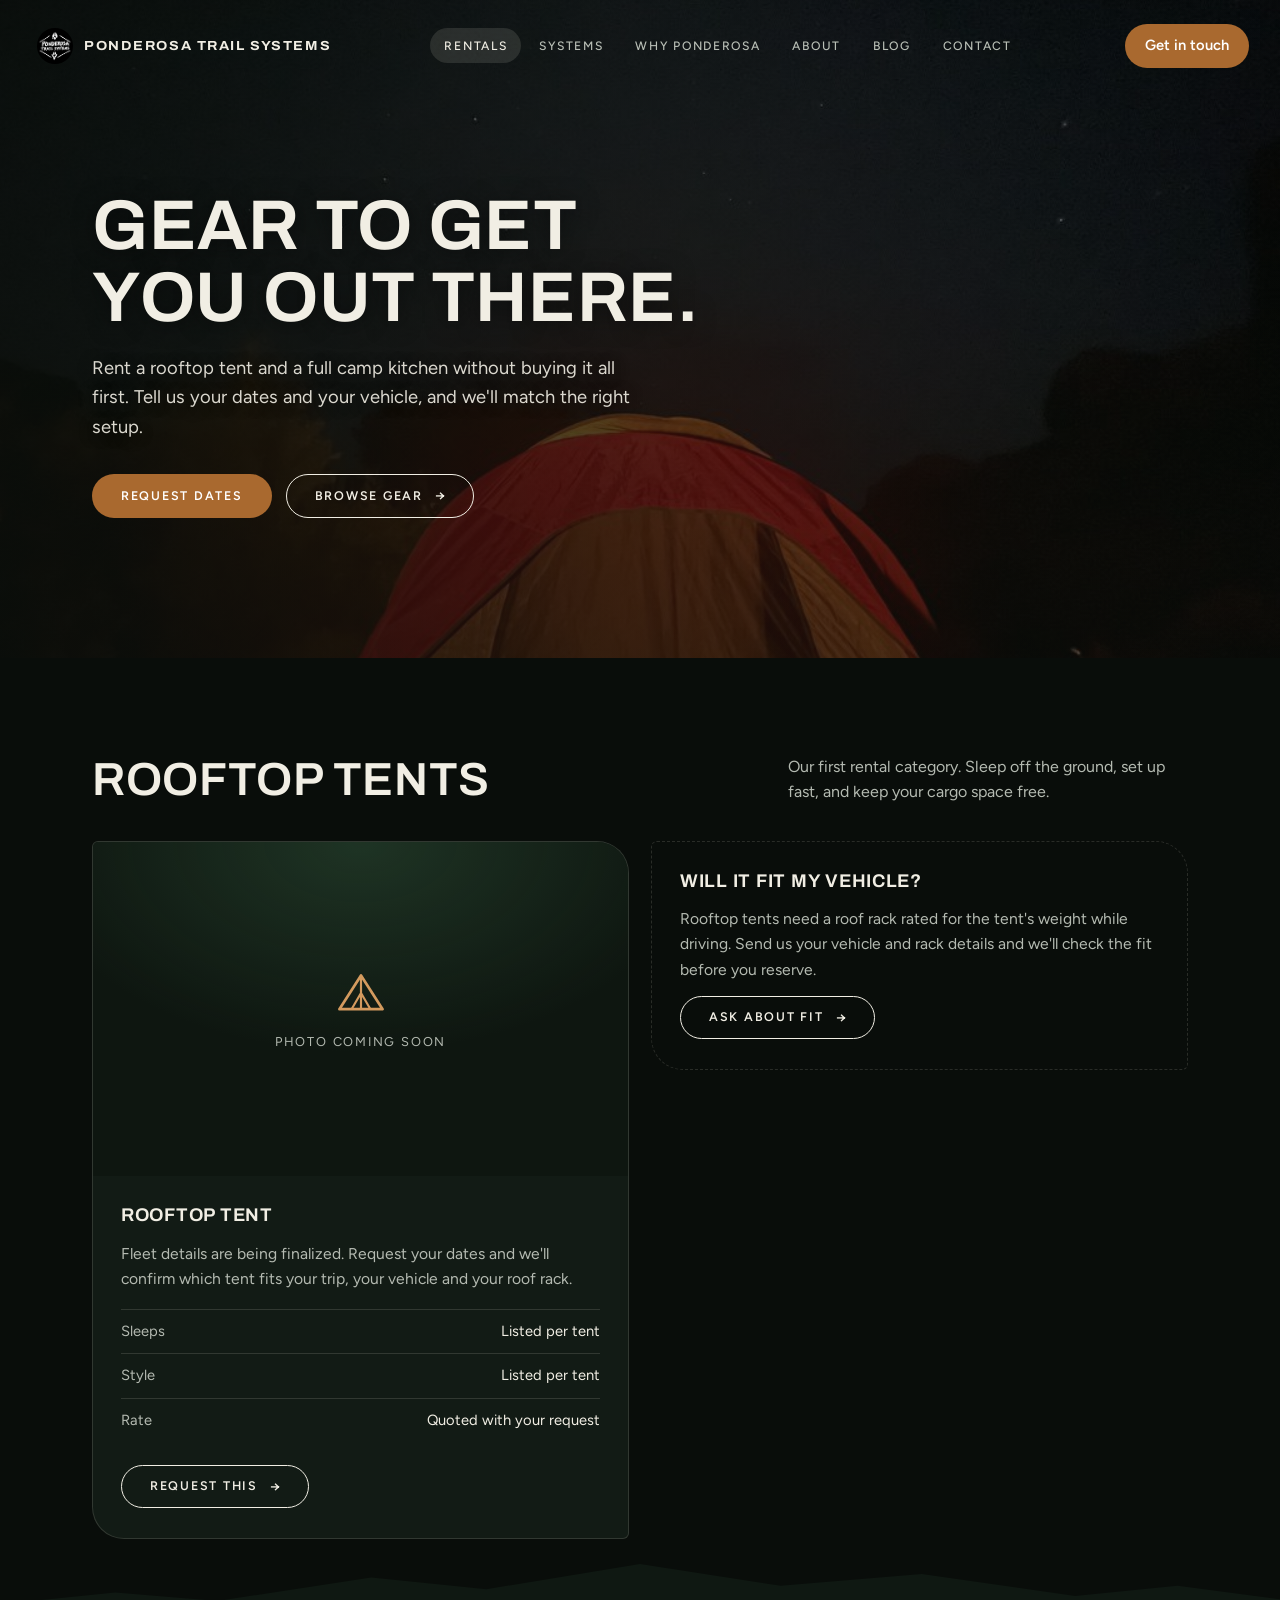
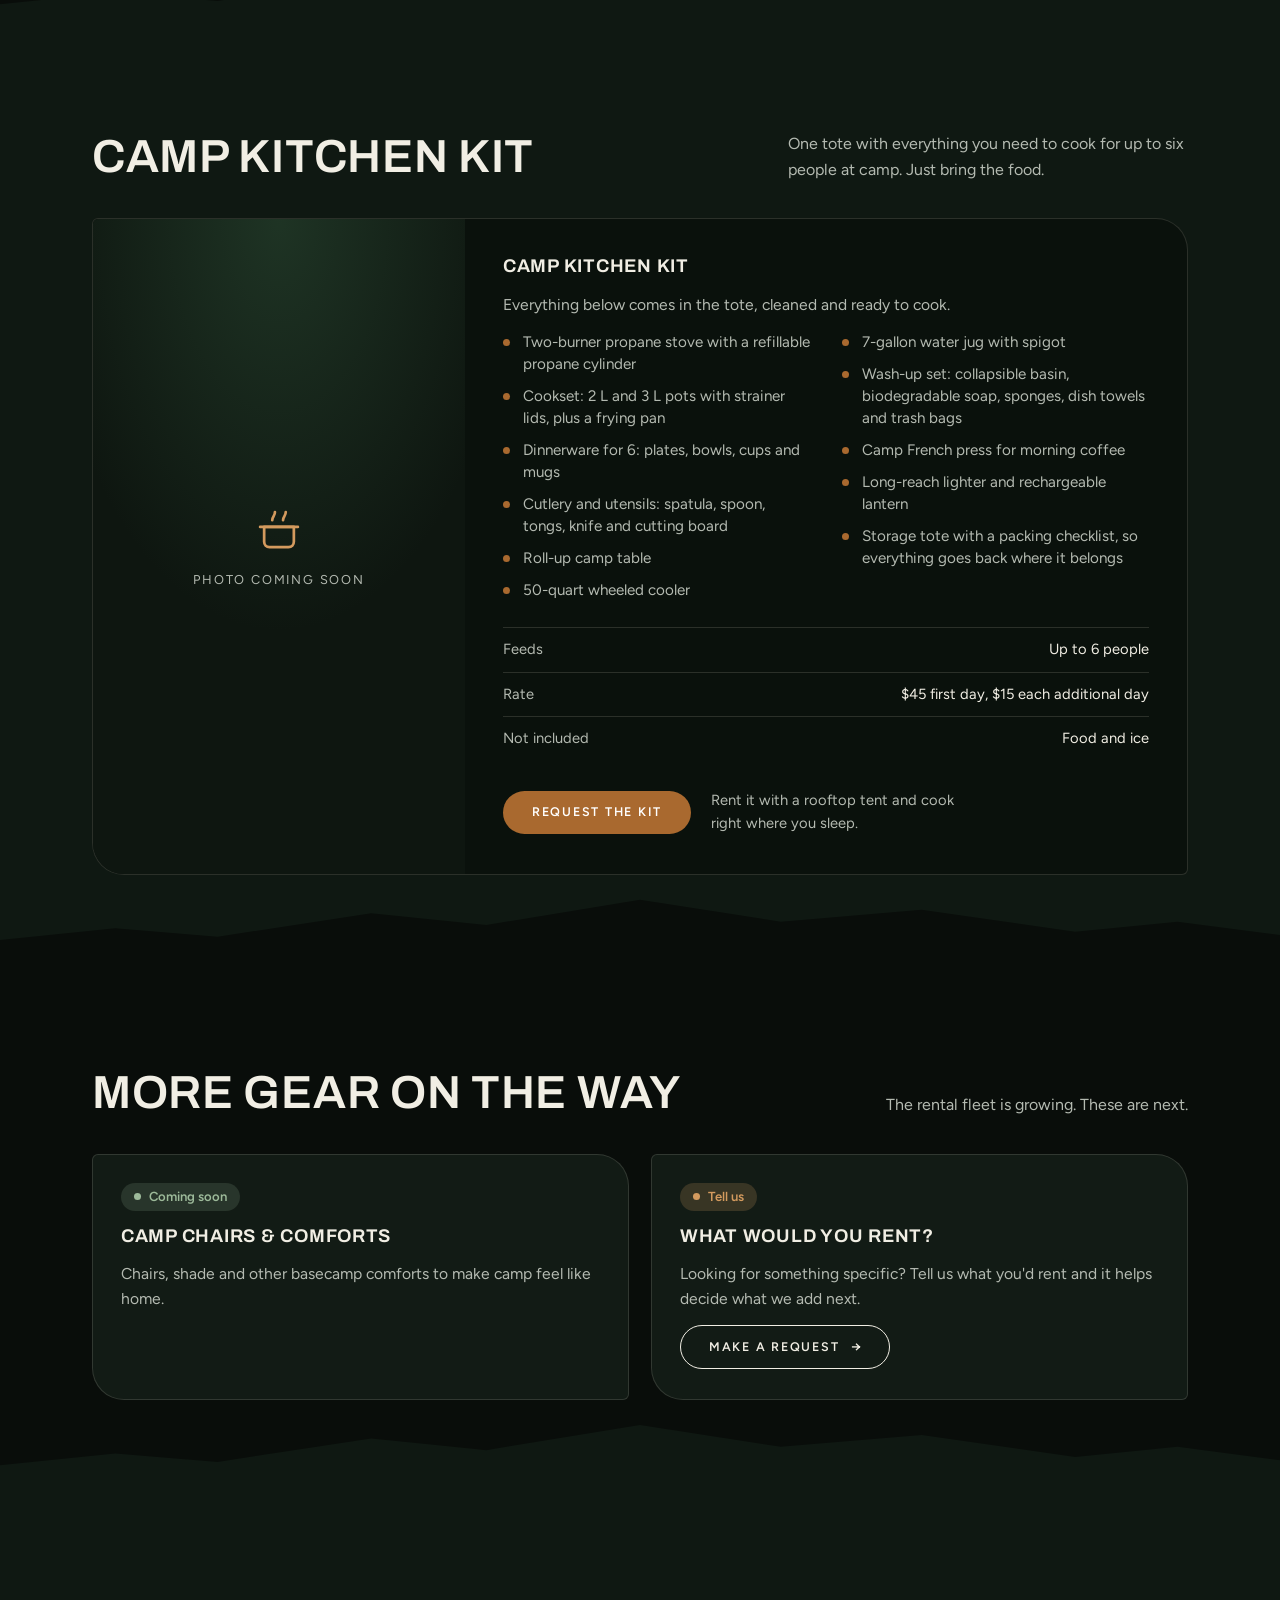
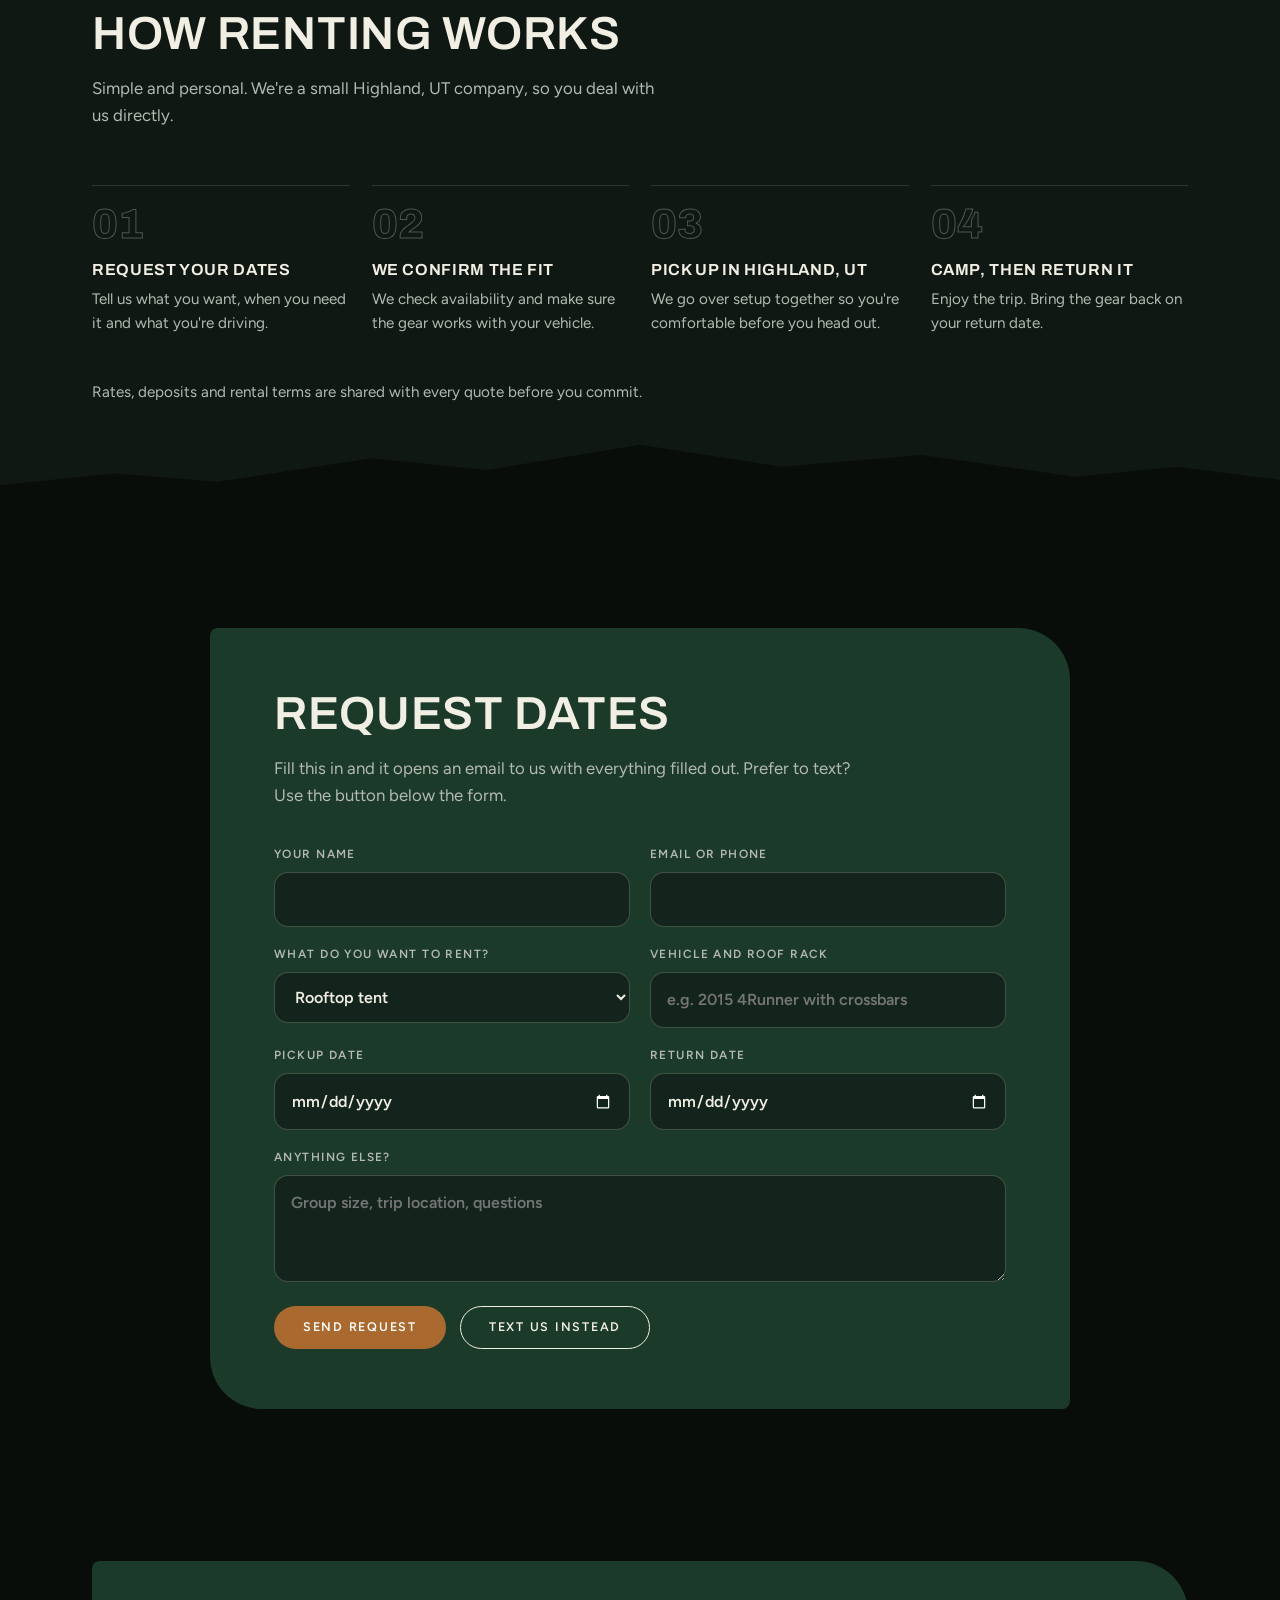
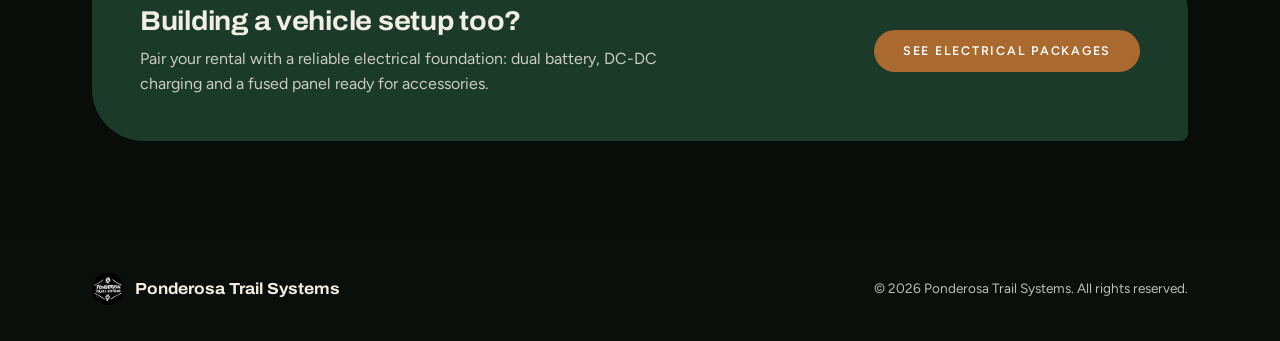
<file: rentals.html>
<!DOCTYPE html>
<html lang="en">
<head>
<meta charset="UTF-8">
<meta name="viewport" content="width=device-width, initial-scale=1.0">
<title>Gear Rentals — Ponderosa Trail Systems</title>
<meta name="description" content="Rent rooftop tents and camp gear from Ponderosa Trail Systems in Utah Valley. Request dates and we match the gear to your vehicle.">
<meta property="og:type" content="website">
<meta property="og:title" content="Gear Rentals — Ponderosa Trail Systems">
<meta property="og:description" content="Rooftop tent and camp gear rentals in Utah Valley, matched to your vehicle.">
<meta property="og:image" content="https://ponderosatrailsystems.com/trail-tent-night.jpg">
<meta property="og:url" content="https://ponderosatrailsystems.com/rentals.html">
<meta name="twitter:card" content="summary_large_image">
<meta name="twitter:title" content="Gear Rentals — Ponderosa Trail Systems">
<meta name="twitter:description" content="Rooftop tent and camp gear rentals in Utah Valley, matched to your vehicle.">
<meta name="twitter:image" content="https://ponderosatrailsystems.com/trail-tent-night.jpg">
<meta name="theme-color" content="#0b100c">
<link rel="icon" type="image/png" href="ponderosalogo1.png">
<link rel="preconnect" href="https://fonts.googleapis.com">
<link rel="preconnect" href="https://fonts.gstatic.com" crossorigin>
<link href="https://fonts.googleapis.com/css2?family=Archivo:wdth,wght@62..125,100..900&family=Caveat+Brush&family=Figtree:wght@400;500;600;700&display=swap" rel="stylesheet">
<link rel="stylesheet" href="style.css">
</head>
<body>

<header>
  <div class="nav">
    <a href="index.html" class="brand">
      <img class="brand-mark" src="ponderosalogo1.png" alt="Ponderosa Trail Systems logo">
      Ponderosa Trail Systems
    </a>
    <nav class="nav-links" id="site-menu">
      <a href="rentals.html" aria-current="page">Rentals</a>
      <a href="systems.html">Systems</a>
      <a href="index.html#why">Why Ponderosa</a>
      <a href="about.html">About</a>
      <a href="blog.html">Blog</a>
      <a href="index.html#contact">Contact</a>
    </nav>
    <a href="index.html#contact" class="nav-cta">Get in touch</a>
    <button class="menu-toggle" type="button" aria-label="Menu" aria-expanded="false" aria-controls="site-menu"><span></span><span></span><span></span></button>
  </div>
</header>

<main>

  <section class="about-hero rentals-hero">
    <img class="about-hero-bg" src="trail-tent-night.jpg" alt="Glowing tent under a night sky full of stars">
    <div class="about-hero-overlay"></div>
    <div class="wrap">
      <h1>Gear to get you out there.</h1>
      <p>Rent a rooftop tent and a full camp kitchen without buying it all first. Tell us your dates and your vehicle, and we'll match the right setup.</p>
      <div class="hero-actions">
        <a href="#request" class="btn btn-primary">Request dates</a>
        <a href="#rooftop-tents" class="btn btn-secondary btn-arrow">Browse gear</a>
      </div>
    </div>
  </section>

  <section class="rental-category surface-night" id="rooftop-tents">
    <div class="wrap">
      <div class="category-head reveal">
        <h2>Rooftop tents</h2>
        <p>Our first rental category. Sleep off the ground, set up fast, and keep your cargo space free.</p>
      </div>

      <div class="rental-grid">

        <!-- ===== RENTAL CARD TEMPLATE =====
             To add a tent (or any gear), copy one whole <article class="rental-card">...</article> block,
             then change the name, details and the data-gear value on the button.
             Replace the .rental-media block with <img src="your-photo.jpg" alt="..."> when you have a photo. -->
        <article class="rental-card reveal">
          <div class="rental-media">
            <svg class="rental-media-icon" viewBox="0 0 40 40" fill="none" xmlns="http://www.w3.org/2000/svg"><path d="M4 32L20 7L36 32H4Z" stroke="currentColor" stroke-width="2" stroke-linejoin="round"/><path d="M20 7V32M13 32L20 20L27 32" stroke="currentColor" stroke-width="1.6" stroke-linejoin="round"/></svg>
            <span>Photo coming soon</span>
          </div>
          <div class="rental-body">
            <h3>Rooftop tent</h3>
            <p>Fleet details are being finalized. Request your dates and we'll confirm which tent fits your trip, your vehicle and your roof rack.</p>
            <dl class="rental-specs">
              <div><dt>Sleeps</dt><dd>Listed per tent</dd></div>
              <div><dt>Style</dt><dd>Listed per tent</dd></div>
              <div><dt>Rate</dt><dd>Quoted with your request</dd></div>
            </dl>
            <a href="#request" class="btn btn-secondary btn-arrow rental-pick" data-gear="Rooftop tent">Request this</a>
          </div>
        </article>

        <article class="rental-card rental-card-note reveal">
          <div class="rental-body">
            <h3>Will it fit my vehicle?</h3>
            <p>Rooftop tents need a roof rack rated for the tent's weight while driving. Send us your vehicle and rack details and we'll check the fit before you reserve.</p>
            <a href="#request" class="btn btn-secondary btn-arrow">Ask about fit</a>
          </div>
        </article>

      </div>
    </div>
  </section>

  <section class="rental-category surface-pine ridge-top" id="camp-kitchen">
    <div class="wrap">
      <div class="category-head reveal">
        <h2>Camp kitchen kit</h2>
        <p>One tote with everything you need to cook for up to six people at camp. Just bring the food.</p>
      </div>

      <article class="rental-card rental-card-wide reveal">
        <div class="rental-media">
          <svg class="rental-media-icon" viewBox="0 0 40 40" fill="none" xmlns="http://www.w3.org/2000/svg"><path d="M9 17H31V28C31 30 29.5 32 27 32H13C10.5 32 9 30 9 28V17Z" stroke="currentColor" stroke-width="2" stroke-linejoin="round"/><path d="M6 17H34M15 12C15 9 17 9 17 6M23 12C23 9 25 9 25 6" stroke="currentColor" stroke-width="2" stroke-linecap="round"/></svg>
          <span>Photo coming soon</span>
        </div>
        <div class="rental-body">
          <h3>Camp kitchen kit</h3>
          <p>Everything below comes in the tote, cleaned and ready to cook.</p>
          <ul class="plate-list kit-list">
              <li>Two-burner propane stove with a refillable propane cylinder</li>
              <li>Cookset: 2 L and 3 L pots with strainer lids, plus a frying pan</li>
              <li>Dinnerware for 6: plates, bowls, cups and mugs</li>
              <li>Cutlery and utensils: spatula, spoon, tongs, knife and cutting board</li>
              <li>Roll-up camp table</li>
              <li>50-quart wheeled cooler</li>
              <li>7-gallon water jug with spigot</li>
              <li>Wash-up set: collapsible basin, biodegradable soap, sponges, dish towels and trash bags</li>
              <li>Camp French press for morning coffee</li>
              <li>Long-reach lighter and rechargeable lantern</li>
              <li>Storage tote with a packing checklist, so everything goes back where it belongs</li>
          </ul>
          <dl class="rental-specs">
            <div><dt>Feeds</dt><dd>Up to 6 people</dd></div>
            <div><dt>Rate</dt><dd>$45 first day, $15 each additional day</dd></div>
            <div><dt>Not included</dt><dd>Food and ice</dd></div>
          </dl>
          <div class="rental-actions">
            <a href="#request" class="btn btn-primary rental-pick" data-gear="Camp kitchen kit">Request the kit</a>
            <span class="rental-hint">Rent it with a rooftop tent and cook right where you sleep.</span>
          </div>
        </div>
      </article>
    </div>
  </section>

  <section class="rental-category surface-night ridge-top" id="more-gear">
    <div class="wrap">
      <div class="category-head reveal">
        <h2>More gear on the way</h2>
        <p>The rental fleet is growing. These are next.</p>
      </div>

      <div class="rental-grid">
        <article class="rental-card reveal">
          <div class="rental-body">
            <span class="plate-status"><span class="dot"></span> Coming soon</span>
            <h3>Camp chairs &amp; comforts</h3>
            <p>Chairs, shade and other basecamp comforts to make camp feel like home.</p>
          </div>
        </article>
        <article class="rental-card reveal">
          <div class="rental-body">
            <span class="plate-status live"><span class="dot"></span> Tell us</span>
            <h3>What would you rent?</h3>
            <p>Looking for something specific? Tell us what you'd rent and it helps decide what we add next.</p>
            <a href="#request" class="btn btn-secondary btn-arrow">Make a request</a>
          </div>
        </article>
      </div>
    </div>
  </section>

  <section class="rental-steps surface-pine ridge-top">
    <div class="wrap">
      <div class="section-head reveal">
        <h2>How renting works</h2>
        <p>Simple and personal. We're a small Highland, UT company, so you deal with us directly.</p>
      </div>
      <ol class="steps">
        <li class="reveal"><span class="step-num">01</span><h3>Request your dates</h3><p>Tell us what you want, when you need it and what you're driving.</p></li>
        <li class="reveal"><span class="step-num">02</span><h3>We confirm the fit</h3><p>We check availability and make sure the gear works with your vehicle.</p></li>
        <li class="reveal"><span class="step-num">03</span><h3>Pick up in Highland, UT</h3><p>We go over setup together so you're comfortable before you head out.</p></li>
        <li class="reveal"><span class="step-num">04</span><h3>Camp, then return it</h3><p>Enjoy the trip. Bring the gear back on your return date.</p></li>
      </ol>
      <p class="steps-note">Rates, deposits and rental terms are shared with every quote before you commit.</p>
    </div>
  </section>

  <section class="rental-request surface-night ridge-top" id="request">
    <div class="wrap">
      <div class="request-panel reveal">
        <div class="section-head">
          <h2>Request dates</h2>
          <p>Fill this in and it opens an email to us with everything filled out. Prefer to text? Use the button below the form.</p>
        </div>
        <form class="rental-form" id="rental-form">
          <label>Your name<input type="text" name="name" autocomplete="name" required></label>
          <label>Email or phone<input type="text" name="contact" autocomplete="email" required></label>
          <label>What do you want to rent?
            <select name="gear">
              <option>Rooftop tent</option>
              <option>Camp kitchen kit</option>
              <option>Other camp gear</option>
            </select>
          </label>
          <label>Vehicle and roof rack<input type="text" name="vehicle" placeholder="e.g. 2015 4Runner with crossbars"></label>
          <label>Pickup date<input type="date" name="start"></label>
          <label>Return date<input type="date" name="end"></label>
          <label class="field-wide">Anything else?<textarea name="notes" rows="3" placeholder="Group size, trip location, questions"></textarea></label>
          <div class="field-wide request-actions">
            <button type="submit" class="btn btn-primary">Send request</button>
            <a href="mailto:ponderosatrailsystems@gmail.com" class="btn btn-secondary" data-text-us data-sms-body="Hey Connelly, I'm interested in renting gear from Ponderosa Trail Systems and I've got a couple questions">Text us instead</a>
          </div>
        </form>
      </div>
    </div>
  </section>

  <section class="rental-pair surface-night">
    <div class="wrap">
      <div class="consult-callout reveal">
        <div>
          <h3>Building a vehicle setup too?</h3>
          <p>Pair your rental with a reliable electrical foundation: dual battery, DC-DC charging and a fused panel ready for accessories.</p>
        </div>
        <a href="systems.html#packages" class="btn btn-primary">See electrical packages</a>
      </div>
    </div>
  </section>

</main>

<footer>
  <div class="wrap footer-row">
    <div class="footer-brand">
      <img class="footer-mark" src="ponderosalogo1.png" alt="Ponderosa Trail Systems logo">
      Ponderosa Trail Systems
    </div>
    <div class="footer-meta">&copy; 2026 Ponderosa Trail Systems. All rights reserved.</div>
  </div>
</footer>

<script src="script.js"></script>

</body>
</html>
</file>
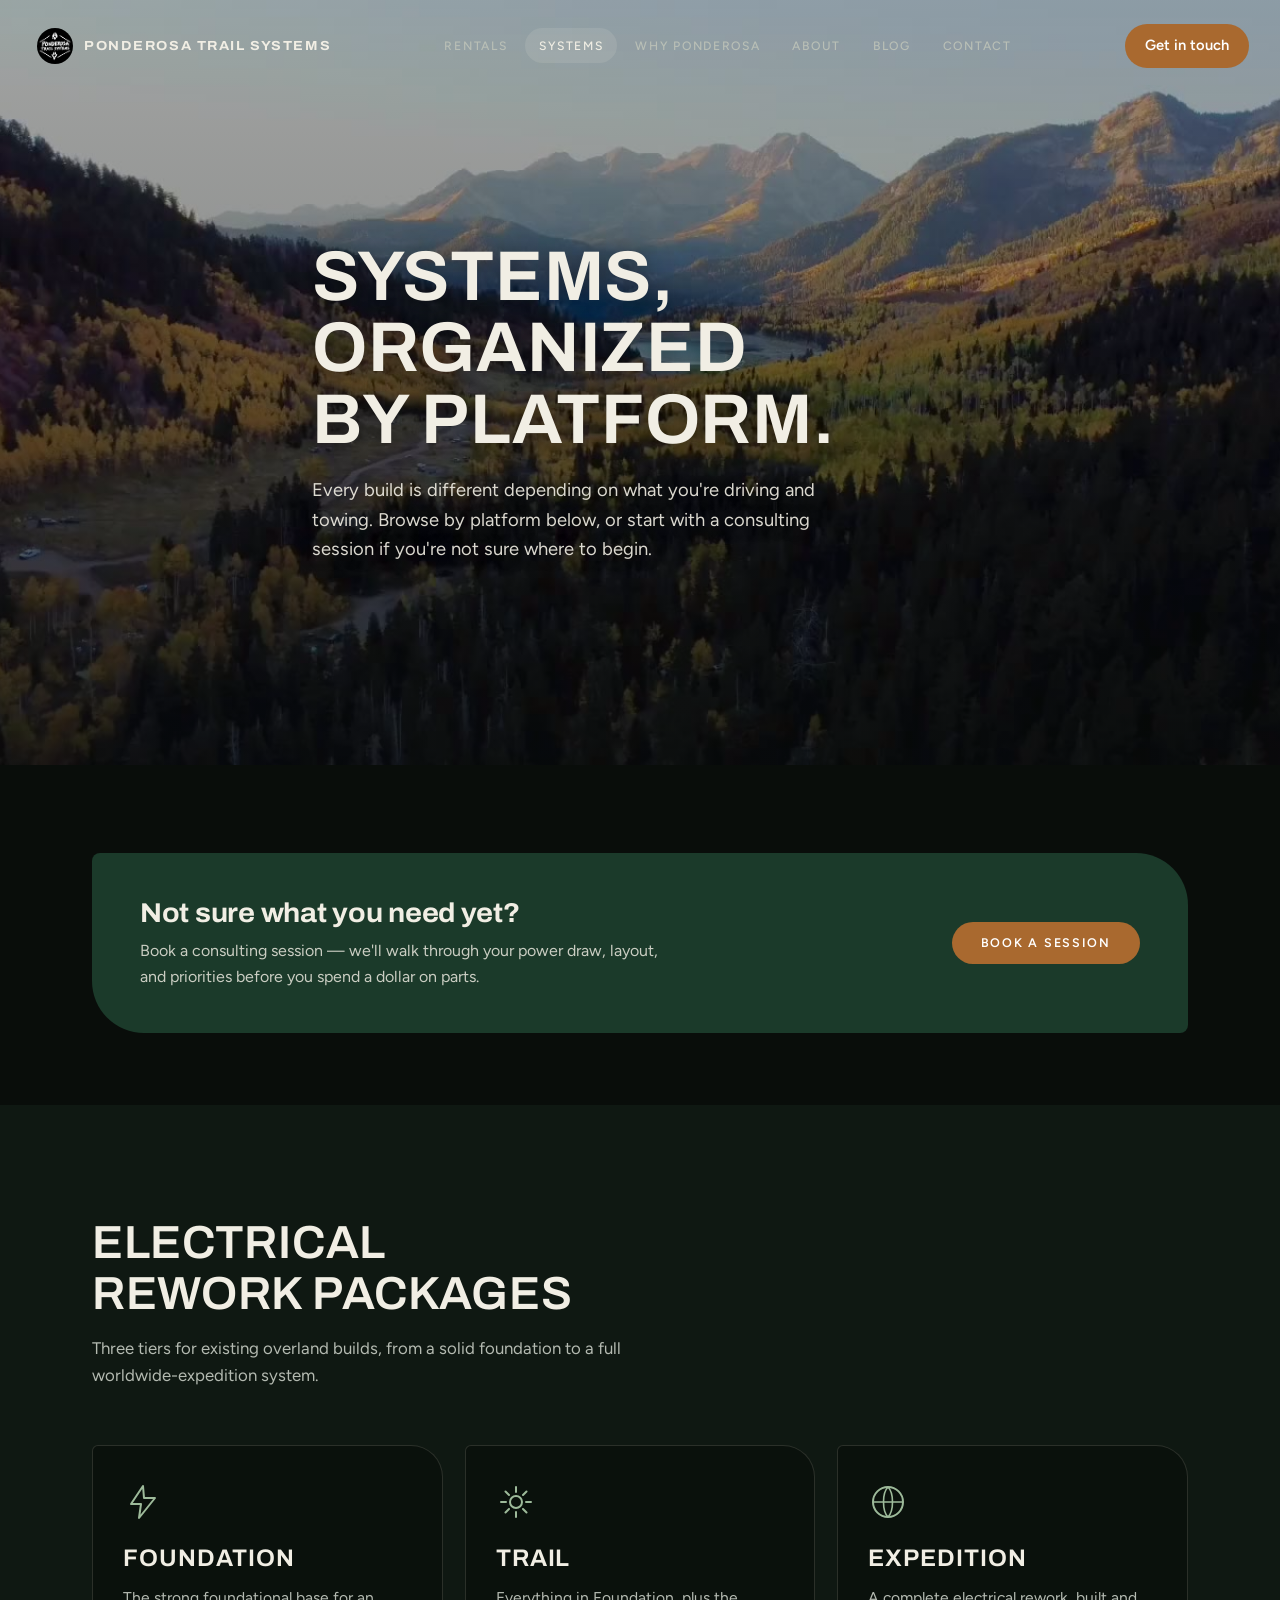
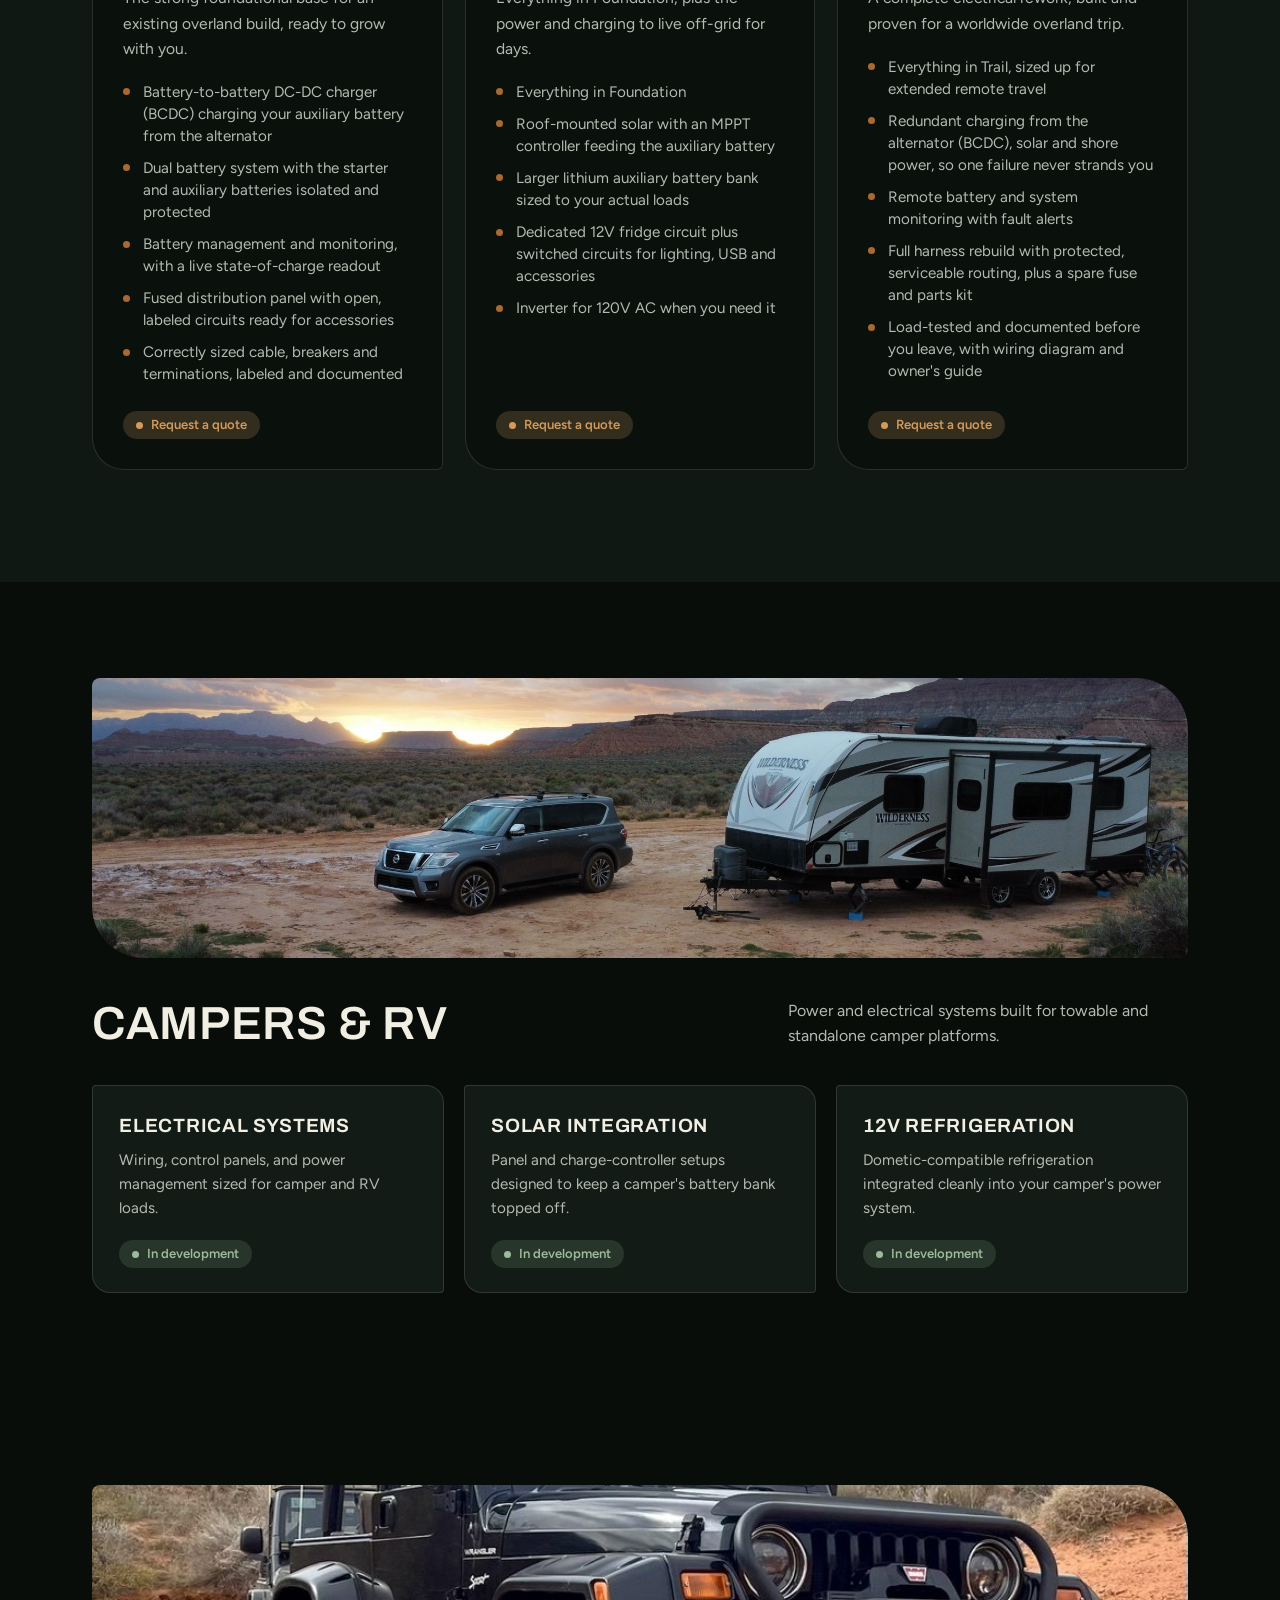
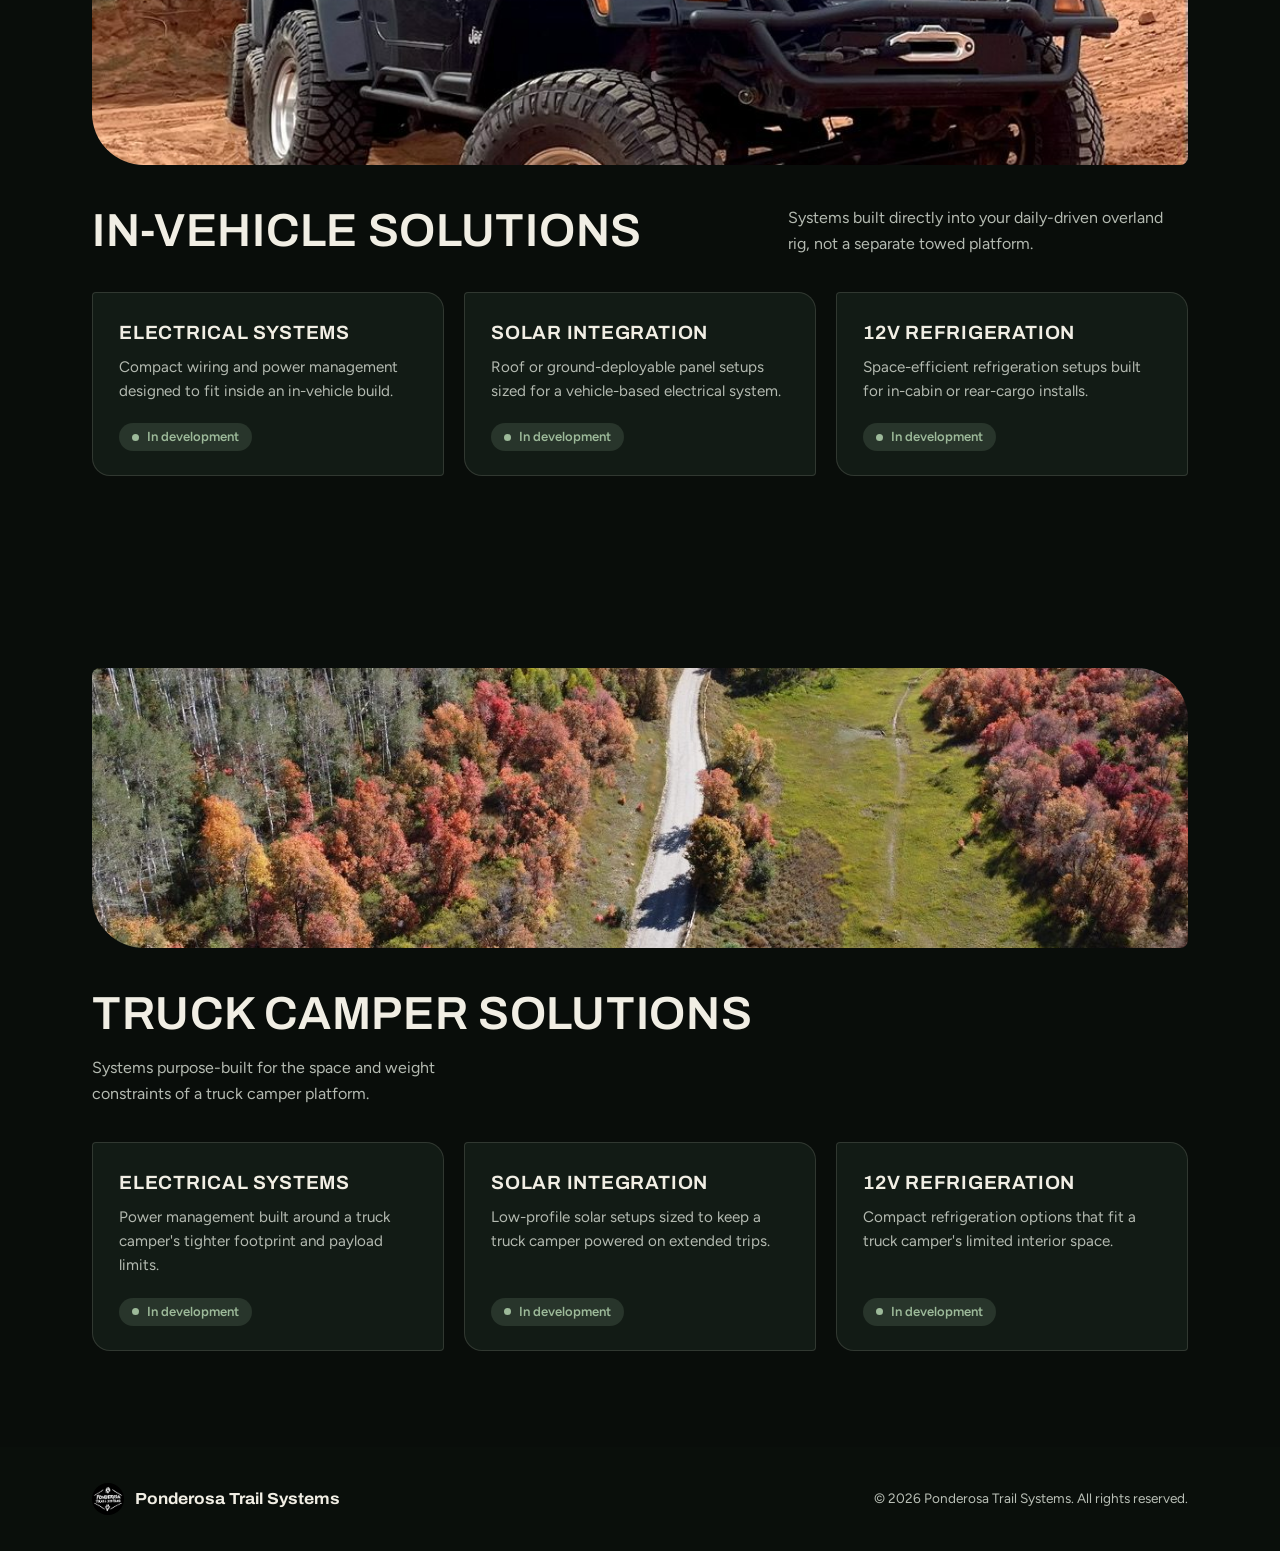
<file: systems.html>
<!DOCTYPE html>
<html lang="en">
<head>
<meta charset="UTF-8">
<meta name="viewport" content="width=device-width, initial-scale=1.0">
<title>Systems — Ponderosa Trail Systems</title>
<meta name="description" content="Overland electrical systems from Ponderosa Trail Systems, organized by platform: campers and RVs, in-vehicle solutions, and truck campers.">
<meta property="og:type" content="website">
<meta property="og:title" content="Systems — Ponderosa Trail Systems">
<meta property="og:description" content="Overland electrical systems organized by platform: campers and RVs, in-vehicle solutions, and truck campers.">
<meta property="og:image" content="https://ponderosatrailsystems.com/rv-photo.jpg">
<meta property="og:url" content="https://ponderosatrailsystems.com/systems.html">
<meta name="twitter:card" content="summary_large_image">
<meta name="twitter:title" content="Systems — Ponderosa Trail Systems">
<meta name="twitter:description" content="Overland electrical systems organized by platform: campers and RVs, in-vehicle solutions, and truck campers.">
<meta name="twitter:image" content="https://ponderosatrailsystems.com/rv-photo.jpg">
<meta name="theme-color" content="#0b100c">
<link rel="icon" type="image/png" href="ponderosalogo1.png">
<link rel="preconnect" href="https://fonts.googleapis.com">
<link rel="preconnect" href="https://fonts.gstatic.com" crossorigin>
<link href="https://fonts.googleapis.com/css2?family=Archivo:wdth,wght@62..125,100..900&family=Caveat+Brush&family=Figtree:wght@400;500;600;700&display=swap" rel="stylesheet">
<link rel="stylesheet" href="style.css">
</head>
<body>

<header>
  <div class="nav">
    <a href="index.html" class="brand">
      <img class="brand-mark" src="ponderosalogo1.png" alt="Ponderosa Trail Systems logo">
      Ponderosa Trail Systems
    </a>
    <nav class="nav-links" id="site-menu">
      <a href="rentals.html">Rentals</a>
      <a href="systems.html" aria-current="page">Systems</a>
      <a href="index.html#why">Why Ponderosa</a>
      <a href="about.html">About</a>
      <a href="blog.html">Blog</a>
      <a href="index.html#contact">Contact</a>
    </nav>
    <a href="index.html#contact" class="nav-cta">Get in touch</a>
    <button class="menu-toggle" type="button" aria-label="Menu" aria-expanded="false" aria-controls="site-menu"><span></span><span></span><span></span></button>
  </div>
</header>

<main>

  <section class="systems-hero">
    <video class="systems-hero-bg" autoplay muted loop playsinline poster="systems-hero-bg-poster.jpg">
      <source src="systems-hero-bg.mp4" type="video/mp4">
    </video>
    <div class="systems-hero-overlay"></div>
    <div class="wrap">
      <h1>Systems, organized by platform.</h1>
      <p>Every build is different depending on what you're driving and towing. Browse by platform below, or start with a consulting session if you're not sure where to begin.</p>
    </div>
  </section>

  <section class="consult-section" id="consulting">
    <div class="wrap">
      <div class="consult-callout reveal">
        <div>
          <h3>Not sure what you need yet?</h3>
          <p>Book a consulting session — we'll walk through your power draw, layout, and priorities before you spend a dollar on parts.</p>
        </div>
        <a href="index.html#contact" class="btn btn-primary">Book a session</a>
      </div>
    </div>
  </section>

  <section class="packages surface-pine" id="packages">
    <div class="wrap">
      <div class="section-head reveal">
        <h2>Electrical rework packages</h2>
        <p>Three tiers for existing overland builds, from a solid foundation to a full worldwide-expedition system.</p>
      </div>
      <div class="plates">

        <div class="plate reveal">
          <svg class="plate-icon" viewBox="0 0 40 40" fill="none" xmlns="http://www.w3.org/2000/svg"><path d="M20 4L8 22H18L16 36L32 16H21L20 4Z" stroke="currentColor" stroke-width="2" stroke-linejoin="round"/></svg>
          <h3>Foundation</h3>
          <p>The strong foundational base for an existing overland build, ready to grow with you.</p>
          <ul class="plate-list">
            <li>Battery-to-battery DC-DC charger (BCDC) charging your auxiliary battery from the alternator</li>
            <li>Dual battery system with the starter and auxiliary batteries isolated and protected</li>
            <li>Battery management and monitoring, with a live state-of-charge readout</li>
            <li>Fused distribution panel with open, labeled circuits ready for accessories</li>
            <li>Correctly sized cable, breakers and terminations, labeled and documented</li>
          </ul>
          <a class="plate-status live" href="index.html#contact"><span class="dot"></span> Request a quote</a>
        </div>

        <div class="plate reveal">
          <svg class="plate-icon" viewBox="0 0 40 40" fill="none" xmlns="http://www.w3.org/2000/svg"><circle cx="20" cy="20" r="6" stroke="currentColor" stroke-width="2"/><path d="M20 5V10M20 30V35M5 20H10M30 20H35M9.5 9.5L13 13M27 27L30.5 30.5M30.5 9.5L27 13M13 27L9.5 30.5" stroke="currentColor" stroke-width="2" stroke-linecap="round"/></svg>
          <h3>Trail</h3>
          <p>Everything in Foundation, plus the power and charging to live off-grid for days.</p>
          <ul class="plate-list">
            <li>Everything in Foundation</li>
            <li>Roof-mounted solar with an MPPT controller feeding the auxiliary battery</li>
            <li>Larger lithium auxiliary battery bank sized to your actual loads</li>
            <li>Dedicated 12V fridge circuit plus switched circuits for lighting, USB and accessories</li>
            <li>Inverter for 120V AC when you need it</li>
          </ul>
          <a class="plate-status live" href="index.html#contact"><span class="dot"></span> Request a quote</a>
        </div>

        <div class="plate reveal">
          <svg class="plate-icon" viewBox="0 0 40 40" fill="none" xmlns="http://www.w3.org/2000/svg"><circle cx="20" cy="20" r="15" stroke="currentColor" stroke-width="2"/><path d="M5 20H35M20 5C14 11 14 29 20 35M20 5C26 11 26 29 20 35" stroke="currentColor" stroke-width="1.6"/></svg>
          <h3>Expedition</h3>
          <p>A complete electrical rework, built and proven for a worldwide overland trip.</p>
          <ul class="plate-list">
            <li>Everything in Trail, sized up for extended remote travel</li>
            <li>Redundant charging from the alternator (BCDC), solar and shore power, so one failure never strands you</li>
            <li>Remote battery and system monitoring with fault alerts</li>
            <li>Full harness rebuild with protected, serviceable routing, plus a spare fuse and parts kit</li>
            <li>Load-tested and documented before you leave, with wiring diagram and owner's guide</li>
          </ul>
          <a class="plate-status live" href="index.html#contact"><span class="dot"></span> Request a quote</a>
        </div>

      </div>
    </div>
  </section>

  <section class="category-block surface-night">
    <div class="wrap">
      <div class="category-banner reveal">
        <img src="rv-photo.jpg" alt="Truck and travel trailer camped at sunset">
      </div>
      <div class="category-head reveal">
        <h2>Campers &amp; RV</h2>
        <p>Power and electrical systems built for towable and standalone camper platforms.</p>
      </div>
      <div class="category-items">
        <div class="item-tile reveal">
          <h3>Electrical Systems</h3>
          <p>Wiring, control panels, and power management sized for camper and RV loads.</p>
          <div class="item-status"><span class="dot"></span> In development</div>
        </div>
        <div class="item-tile reveal">
          <h3>Solar Integration</h3>
          <p>Panel and charge-controller setups designed to keep a camper's battery bank topped off.</p>
          <div class="item-status"><span class="dot"></span> In development</div>
        </div>
        <div class="item-tile reveal">
          <h3>12V Refrigeration</h3>
          <p>Dometic-compatible refrigeration integrated cleanly into your camper's power system.</p>
          <div class="item-status"><span class="dot"></span> In development</div>
        </div>
      </div>
    </div>
  </section>

  <section class="category-block surface-night">
    <div class="wrap">
      <div class="category-banner reveal">
        <img src="jeep-trail-sand.jpg" alt="Black Jeep Wrangler with winch bumper on red desert sand" style="object-position: center 62%;" loading="lazy">
      </div>
      <div class="category-head reveal">
        <h2>In-Vehicle Solutions</h2>
        <p>Systems built directly into your daily-driven overland rig, not a separate towed platform.</p>
      </div>
      <div class="category-items">
        <div class="item-tile reveal">
          <h3>Electrical Systems</h3>
          <p>Compact wiring and power management designed to fit inside an in-vehicle build.</p>
          <div class="item-status"><span class="dot"></span> In development</div>
        </div>
        <div class="item-tile reveal">
          <h3>Solar Integration</h3>
          <p>Roof or ground-deployable panel setups sized for a vehicle-based electrical system.</p>
          <div class="item-status"><span class="dot"></span> In development</div>
        </div>
        <div class="item-tile reveal">
          <h3>12V Refrigeration</h3>
          <p>Space-efficient refrigeration setups built for in-cabin or rear-cargo installs.</p>
          <div class="item-status"><span class="dot"></span> In development</div>
        </div>
      </div>
    </div>
  </section>

  <section class="category-block surface-night">
    <div class="wrap">
      <div class="category-banner reveal">
        <img src="trail-fall-aerial.jpg" alt="Dirt road winding through fall foliage from above" style="object-position: center 45%;" loading="lazy">
      </div>
      <div class="category-head reveal">
        <h2>Truck Camper Solutions</h2>
        <p>Systems purpose-built for the space and weight constraints of a truck camper platform.</p>
      </div>
      <div class="category-items">
        <div class="item-tile reveal">
          <h3>Electrical Systems</h3>
          <p>Power management built around a truck camper's tighter footprint and payload limits.</p>
          <div class="item-status"><span class="dot"></span> In development</div>
        </div>
        <div class="item-tile reveal">
          <h3>Solar Integration</h3>
          <p>Low-profile solar setups sized to keep a truck camper powered on extended trips.</p>
          <div class="item-status"><span class="dot"></span> In development</div>
        </div>
        <div class="item-tile reveal">
          <h3>12V Refrigeration</h3>
          <p>Compact refrigeration options that fit a truck camper's limited interior space.</p>
          <div class="item-status"><span class="dot"></span> In development</div>
        </div>
      </div>
    </div>
  </section>

</main>

<footer>
  <div class="wrap footer-row">
    <div class="footer-brand">
      <img class="footer-mark" src="ponderosalogo1.png" alt="Ponderosa Trail Systems logo">
      Ponderosa Trail Systems
    </div>
    <div class="footer-meta">&copy; 2026 Ponderosa Trail Systems. All rights reserved.</div>
  </div>
</footer>

<script src="script.js"></script>

</body>
</html>
</file>
<file: style.css>
/* =========================================================
   Ponderosa Trail Systems — shared design system

   Lettering: Archivo (display, variable width) for headlines,
              Figtree for text, Caveat Brush for the signature only.
   Shape:     "leaf" corners (one large and one small radius on
              opposite corners, taken from the logo's diamond),
              pill-shaped buttons and chips, and angular ridge-line
              edges between sections instead of hard horizontal rules.
   ========================================================= */

:root {
  /* surfaces */
  --night: #0A0F0B;
  --pine: #12271B;
  --forest: #1B3A2A;
  --forest-hi: #24492F;
  --moss: #3D6B4A;
  --sage: #9DBA9A;

  /* light surfaces (default) */
  --paper: #090d0a;
  --mist: #0f1812;

  /* text: dark ink on light, flipped inside .on-dark areas below */
  --bone: #F1EEE4;
  --bone-dim: #B4BAB1;
  --tint: rgba(236, 232, 220, 0.1);

  /* accent */
  --copper: #A9692F;
  --copper-hi: #D39A5E;

  --line: rgba(236, 232, 220, 0.14);

  /* type */
  --font-display: 'Archivo', 'Arial Narrow', Arial, sans-serif;
  --font-text: 'Figtree', system-ui, -apple-system, 'Segoe UI', sans-serif;
  --font-hand: 'Caveat Brush', 'Brush Script MT', cursive;

  /* shape */
  --leaf-sm: 4px 18px 4px 18px;
  --leaf: 6px 32px 6px 32px;
  --leaf-lg: 8px 52px 8px 52px;
  --ridge-h: 84px;

  /* motion: critically damped spring feel (damping 1.0, no bounce) */
  --ease-spring: cubic-bezier(0.22, 1, 0.36, 1);
  --t-ui: 0.35s;

  /* current surface (set by .surface-night / .surface-pine) */
  --surface: var(--paper);
  --card: #121b15;

  /* aliases kept so older inline references keep working */
  --black: var(--night);
  --panel: var(--pine);
  --off-white: var(--bone);
  --off-white-dim: var(--bone-dim);
  --copper-light: var(--copper-hi);
  --forest-light: var(--forest-hi);
}

* { margin: 0; padding: 0; box-sizing: border-box; }

html {
  scroll-behavior: smooth;
  scroll-padding-top: 100px;
}

body {
  background: var(--paper);
  color: var(--bone);
  font-family: var(--font-text);
  font-size: 17px;
  line-height: 1.6;
  letter-spacing: 0;
  -webkit-font-smoothing: antialiased;
  text-rendering: optimizeLegibility;
}

h1, h2, h3 {
  font-family: var(--font-display);
  color: var(--bone);
  text-wrap: balance;
}

h1 {
  font-weight: 650;
  font-stretch: 100%;
  text-transform: uppercase;
  letter-spacing: 0.01em;
  line-height: 1.02;
  font-size: clamp(2.3rem, 5.6vw, 4.4rem);
}

h2 {
  font-weight: 600;
  font-stretch: 100%;
  text-transform: uppercase;
  letter-spacing: 0.015em;
  line-height: 1.1;
  font-size: clamp(1.85rem, 3.8vw, 2.9rem);
}

h3 {
  font-weight: 650;
  font-stretch: 100%;
  text-transform: uppercase;
  letter-spacing: 0.04em;
  line-height: 1.22;
  font-size: 1.15rem;
}

p { max-width: 64ch; }

a { color: inherit; }

img, svg, video { display: block; max-width: 100%; }

:focus-visible {
  outline: 2px solid var(--copper-hi);
  outline-offset: 3px;
}

.wrap {
  max-width: 1160px;
  margin: 0 auto;
  padding: 0 32px;
}

section { padding: 112px 0; }

/* ---------- Surfaces and ridge-line edges ---------- */

.surface-night { --surface: var(--paper); --card: #121b15; background: var(--surface); }
.surface-pine  { --surface: var(--mist);  --card: #0a110c; background: var(--surface); }

/* Dark areas (photo heroes, header, footer, forest panels) use light text */
header, .hero, .systems-hero, .about-hero, #systems, footer, .contact-info, .consult-callout {
  --bone: #F1EEE4;
  --bone-dim: #B9BFB6;
  --line: rgba(236, 232, 220, 0.16);
  --tint: rgba(236, 232, 220, 0.1);
}

/* A ridge line drawn in the section's own colour, rising over whatever sits above it */
.ridge-top { position: relative; }

.ridge-top::before {
  content: '';
  position: absolute;
  left: 0;
  right: 0;
  bottom: calc(100% - 1px);
  height: var(--ridge-h);
  background: var(--surface);
  pointer-events: none;
  clip-path: polygon(0 100%, 0 62%, 9% 48%, 17% 58%, 29% 30%, 38% 44%, 50% 14%, 61% 40%, 72% 26%, 84% 52%, 92% 40%, 100% 56%, 100% 100%);
}

.ridge-b::before {
  clip-path: polygon(0 100%, 0 44%, 12% 58%, 24% 36%, 35% 52%, 47% 28%, 58% 46%, 69% 20%, 80% 42%, 90% 30%, 100% 46%, 100% 100%);
}

/* ---------- Header: a floating capsule ---------- */

header {
  position: fixed;
  top: 0; left: 0; right: 0;
  z-index: 50;
  padding: 14px 20px 0;
  pointer-events: none;
}

.nav {
  pointer-events: auto;
  display: flex;
  align-items: center;
  justify-content: space-between;
  gap: 20px;
  max-width: 1320px;
  margin: 0 auto;
  padding: 9px 10px 9px 16px;
  border-radius: 999px;
  border: 1px solid transparent;
  background: transparent;
  transition: background 0.3s ease, border-color 0.3s ease;
}

header.scrolled .nav {
  -webkit-backdrop-filter: blur(14px);
  backdrop-filter: blur(14px);
  background: rgba(9, 13, 10, 0.82);
  border-color: var(--line);
}

.brand {
  text-transform: uppercase;
  letter-spacing: 0.12em;
  display: flex;
  align-items: center;
  gap: 11px;
  font-family: var(--font-display);
  font-weight: 700;
  font-stretch: 108%;
  font-size: 0.82rem;
  text-decoration: none;
  color: var(--bone);
  white-space: nowrap;
}

.brand-mark,
.footer-mark {
  flex-shrink: 0;
  border-radius: 50%;
  object-fit: cover;
  background: var(--night);
}

.brand-mark { width: 36px; height: 36px; }
.footer-mark { width: 32px; height: 32px; }

.nav-links {
  display: flex;
  align-items: center;
  gap: 4px;
}

.nav-links a {
  text-decoration: none;
  color: var(--bone-dim);
  font-weight: 500;
  font-size: 0.76rem;
  text-transform: uppercase;
  letter-spacing: 0.14em;
  padding: 8px 14px;
  border-radius: 999px;
  transition: color 0.2s ease, background 0.2s ease, transform var(--t-ui) var(--ease-spring);
}

.nav-links a:active { transform: scale(0.96); transition-duration: 0.1s; }

.nav-links a:hover { color: var(--bone); background: rgba(236, 232, 220, 0.08); }
.nav-links a[aria-current="page"] { color: var(--bone); background: rgba(236, 232, 220, 0.12); }

.nav-cta {
  text-decoration: none;
  background: var(--copper);
  color: #fff;
  font-weight: 600;
  font-size: 0.92rem;
  padding: 10px 20px;
  border-radius: 999px;
  white-space: nowrap;
  transition: background 0.2s ease, transform var(--t-ui) var(--ease-spring);
}

.nav-cta:hover { background: var(--copper-hi); }

.menu-toggle {
  display: none;
  position: relative;
  flex-shrink: 0;
  width: 42px;
  height: 42px;
  border-radius: 50%;
  border: 1px solid var(--line);
  background: transparent;
  cursor: pointer;
}

.menu-toggle span {
  position: absolute;
  left: 12px;
  right: 12px;
  height: 2px;
  border-radius: 2px;
  background: var(--bone);
  transition: transform 0.2s ease, top 0.2s ease;
}

.menu-toggle span:nth-child(1) { top: 16px; }
.menu-toggle span:nth-child(2) { top: 24px; }

header.menu-open .menu-toggle span:nth-child(1) { top: 20px; transform: rotate(45deg); }
header.menu-open .menu-toggle span:nth-child(2) { top: 20px; transform: rotate(-45deg); }

/* ---------- Buttons ---------- */

.btn {
  display: inline-flex;
  align-items: center;
  justify-content: center;
  padding: 14px 28px;
  border-radius: 999px;
  border: 1.5px solid transparent;
  font-family: var(--font-text);
  font-weight: 600;
  font-size: 0.78rem;
  text-transform: uppercase;
  letter-spacing: 0.14em;
  line-height: 1;
  text-decoration: none;
  cursor: pointer;
  touch-action: manipulation;
  -webkit-tap-highlight-color: transparent;
  transition: background 0.2s ease, border-color 0.2s ease, transform var(--t-ui) var(--ease-spring);
}

.btn:active, .nav-cta:active { transform: scale(0.96); transition-duration: 0.1s; }

.btn-primary { background: var(--copper); color: #fff; }
.btn-primary:hover { background: var(--copper-hi); }

.btn-secondary { border-color: var(--bone); color: var(--bone); }
.btn-secondary:hover { background: var(--tint); }

/* ---------- Page heroes (home, systems, about, blog) ---------- */

.hero,
.systems-hero,
.about-hero {
  position: relative;
  isolation: isolate;
  overflow: hidden;
}

.hero {
  min-height: 100vh;
  min-height: 100svh;
  display: flex;
  align-items: center;
  padding: 160px 0 120px;
  background-image:
    linear-gradient(90deg, rgba(10, 15, 11, 0.74) 0%, rgba(10, 15, 11, 0.38) 55%, rgba(10, 15, 11, 0.08) 100%),
    linear-gradient(180deg, rgba(10, 15, 11, 0.35) 0%, rgba(10, 15, 11, 0.15) 50%, rgba(10, 15, 11, 0.6) 100%),
    url('hero-photo.jpg');
  background-size: cover;
  background-position: center;
}

.contour-bg {
  position: absolute;
  inset: 0;
  width: 100%;
  height: 100%;
  z-index: 0;
  opacity: 0.22;
  pointer-events: none;
}

.hero-inner {
  position: relative;
  z-index: 1;
  max-width: 1160px;
}

.hero h1 {
  font-size: clamp(2.6rem, 7.2vw, 6rem);
  margin-bottom: 26px;
  text-shadow: 0 2px 22px rgba(0, 0, 0, 0.5);
}

.hero p {
  font-size: 1.15rem;
  color: var(--bone);
  opacity: 0.9;
  max-width: 34rem;
  margin-bottom: 38px;
  text-shadow: 0 2px 14px rgba(0, 0, 0, 0.55);
}

.hero-actions {
  display: flex;
  gap: 14px;
  flex-wrap: wrap;
}

/* ---------- Spec rail (home) ---------- */

.stat-strip { padding: 40px 0 56px; }

.stat-grid {
  display: grid;
  grid-template-columns: repeat(3, 1fr);
}

.stat {
  padding: 8px 32px;
  border-left: 1px solid var(--line);
}

.stat:first-child { border-left: none; padding-left: 0; }

.stat-number {
  font-family: var(--font-display);
  font-weight: 800;
  font-stretch: 112%;
  font-size: 2.4rem;
  letter-spacing: -0.02em;
  line-height: 1;
  color: var(--bone);
}

.stat-label {
  margin-top: 10px;
  font-size: 0.92rem;
  color: var(--bone-dim);
  max-width: 24ch;
}

/* ---------- Shared section heading ---------- */

.section-head {
  max-width: 580px;
  margin-bottom: 56px;
}

.section-head h2 { margin-bottom: 16px; }

.section-head p {
  color: var(--bone-dim);
  font-size: 1.05rem;
}

/* ---------- Home: what we're building ---------- */

#systems {
  position: relative;
  isolation: isolate;
  overflow: hidden;
}

.systems-video-bg {
  position: absolute;
  inset: 0;
  z-index: 0;
  width: 100%;
  height: 100%;
  object-fit: cover;
}

.systems-video-overlay {
  position: absolute;
  inset: 0;
  z-index: 1;
  background: linear-gradient(180deg, rgba(10, 15, 11, 0.4) 0%, rgba(10, 15, 11, 0.22) 50%, rgba(10, 15, 11, 0.5) 100%);
}

#systems .wrap { position: relative; z-index: 2; }

.plates {
  display: grid;
  grid-template-columns: repeat(3, 1fr);
  gap: 22px;
}

.plate, .item-tile, .post-card, .value-item {
  transition: transform var(--t-ui) var(--ease-spring), border-color 0.2s ease;
}

.post-card:hover, .item-tile:hover, .value-item:hover { transform: translateY(-3px); }
.post-card:active { transform: scale(0.985); transition-duration: 0.1s; }

.plate {
  display: flex;
  flex-direction: column;
  align-items: flex-start;
  padding: 36px 30px 30px;
  border-radius: var(--leaf);
  border: 1px solid var(--line);
  background: var(--card);
  box-shadow: none;
}

.plate-icon {
  width: 40px;
  height: 40px;
  margin-bottom: 22px;
  color: var(--sage);
}

.plate h3 { margin-bottom: 12px; font-size: 1.5rem; }

.plate p {
  color: var(--bone-dim);
  font-size: 0.98rem;
  margin-bottom: 20px;
}

.plate-status,
.item-status {
  display: inline-flex;
  align-items: center;
  gap: 8px;
  padding: 6px 13px;
  border-radius: 999px;
  background: rgba(157, 186, 154, 0.16);
  color: var(--sage);
  font-size: 0.82rem;
  font-weight: 600;
  line-height: 1.2;
}

.plate-status.live,
.item-status.live {
  background: rgba(211, 154, 94, 0.2);
  color: var(--copper-hi);
}

#systems .plate {
  background: rgba(10, 20, 14, 0.62);
  box-shadow: none;
  -webkit-backdrop-filter: blur(8px);
  backdrop-filter: blur(8px);
}

.plate-list {
  list-style: none;
  flex: 1;
  margin-bottom: 26px;
  display: flex;
  flex-direction: column;
  gap: 10px;
}

.plate-list li {
  position: relative;
  padding-left: 20px;
  font-size: 0.95rem;
  line-height: 1.45;
  color: var(--bone-dim);
}

.plate-list li::before {
  content: '';
  position: absolute;
  left: 0;
  top: 0.5em;
  width: 7px;
  height: 7px;
  border-radius: 50%;
  background: var(--copper);
}

.plate-status { text-decoration: none; }

#systems .plate-status { background: rgba(157, 186, 154, 0.18); color: var(--sage); }
#systems .plate-status.live { background: rgba(211, 154, 94, 0.2); color: var(--copper-hi); }
#systems .section-head h2, #systems .section-head p { text-shadow: 0 2px 16px rgba(0, 0, 0, 0.5); }

.dot {
  width: 7px;
  height: 7px;
  border-radius: 50%;
  background: currentColor;
  flex-shrink: 0;
}

.section-cta {
  margin-top: 44px;
  display: flex;
  justify-content: center;
  flex-wrap: wrap;
  gap: 14px;
}


/* ---------- Home: photo gallery ---------- */

.gallery-grid {
  display: grid;
  grid-template-columns: repeat(6, 1fr);
  grid-auto-rows: 250px;
  gap: 18px;
}

.gallery-grid figure {
  overflow: hidden;
  border-radius: var(--leaf);
  background: var(--mist);
}

.gallery-grid img {
  width: 100%;
  height: 100%;
  object-fit: cover;
  transition: transform 0.8s var(--ease-spring);
  will-change: transform;
}

.gallery-grid figure:hover img { transform: scale(1.04); }

.g-a { grid-column: span 4; grid-row: span 2; }
.g-b { grid-column: span 2; grid-row: span 2; }
.g-c, .g-d, .g-e { grid-column: span 2; }
.g-d img { object-position: center 70%; }

/* ---------- Home: why Ponderosa ---------- */

.why-grid {
  display: grid;
  grid-template-columns: minmax(0, 0.9fr) minmax(0, 1.1fr);
  gap: 72px;
  align-items: center;
}

.why-image {
  aspect-ratio: 4 / 5;
  overflow: hidden;
  border-radius: var(--leaf-lg);
}

.why-image img {
  width: 100%;
  height: 100%;
  object-fit: cover;
}

.why-text .section-head { margin-bottom: 40px; }

.why-list {
  display: flex;
  flex-direction: column;
  gap: 28px;
}

.why-item { display: flex; gap: 18px; }

.why-icon {
  width: 24px;
  height: 24px;
  flex-shrink: 0;
  margin-top: 3px;
  color: var(--copper);
}

.why-item h3 { font-size: 1.15rem; margin-bottom: 6px; }

.why-item p {
  color: var(--bone-dim);
  font-size: 0.98rem;
}

/* ---------- Contact panel ---------- */

.contact-info {
  max-width: 860px;
  margin: 0 auto;
  padding: 72px clamp(24px, 6vw, 72px);
  text-align: center;
  background: var(--forest);
  border-radius: var(--leaf-lg);
}

.contact-info h2 { margin-bottom: 16px; }

.contact-info p {
  margin: 0 auto 32px;
  color: var(--bone);
  opacity: 0.82;
  font-size: 1.08rem;
}

.contact-detail {
  display: flex;
  justify-content: center;
  align-items: center;
  gap: 12px;
  margin-bottom: 12px;
  font-size: 0.98rem;
  color: var(--bone);
}

.contact-detail svg { width: 18px; height: 18px; color: var(--sage); flex-shrink: 0; }

.contact-info .btn { margin-top: 28px; }

/* ---------- Footer ---------- */

footer {
  padding: 36px 0;
  background: var(--night);
  color: var(--bone);
}

.footer-row {
  display: flex;
  justify-content: space-between;
  align-items: center;
  flex-wrap: wrap;
  gap: 16px;
}

.footer-brand {
  display: flex;
  align-items: center;
  gap: 11px;
  font-family: var(--font-display);
  font-weight: 700;
  font-stretch: 108%;
  font-size: 1rem;
}

.footer-meta {
  font-size: 0.85rem;
  color: var(--bone-dim);
}

/* ---------- Systems page ---------- */

.systems-hero {
  min-height: 85vh;
  display: flex;
  align-items: center;
  padding: 190px 0 150px;
}

.systems-hero-bg {
  position: absolute;
  inset: 0;
  z-index: 0;
  width: 100%;
  height: 100%;
  object-fit: cover;
  object-position: center 25%;
}

.systems-hero-overlay {
  position: absolute;
  inset: 0;
  z-index: 1;
  background: linear-gradient(180deg, rgba(10, 15, 11, 0.25) 0%, rgba(10, 15, 11, 0.38) 55%, rgba(10, 15, 11, 0.6) 100%);
}

.systems-hero .wrap { position: relative; z-index: 2; }

.systems-hero h1 {
  margin-bottom: 20px;
  max-width: 16ch;
  text-shadow: 0 2px 22px rgba(0, 0, 0, 0.5);
}

.systems-hero p {
  font-size: 1.15rem;
  color: var(--bone);
  opacity: 0.9;
  max-width: 34rem;
  text-shadow: 0 2px 14px rgba(0, 0, 0, 0.55);
}

.consult-section { padding: 88px 0 72px; }

.consult-callout {
  display: flex;
  align-items: center;
  justify-content: space-between;
  gap: 28px 40px;
  flex-wrap: wrap;
  padding: 44px 48px;
  background: var(--forest);
  border-radius: var(--leaf-lg);
}

.consult-callout h3 {
  font-size: 1.7rem;
  font-weight: 760;
  font-stretch: 106%;
  margin-bottom: 8px;
}

.consult-callout p {
  color: var(--bone);
  opacity: 0.82;
  font-size: 1rem;
  max-width: 34rem;
}

.category-block { padding: 96px 0; }

.category-banner {
  width: 100%;
  aspect-ratio: 3 / 1;
  max-height: 280px;
  overflow: hidden;
  border-radius: var(--leaf-lg);
  margin-bottom: 40px;
}

.category-banner img {
  width: 100%;
  height: 100%;
  object-fit: cover;
}

.category-head {
  display: flex;
  align-items: flex-end;
  justify-content: space-between;
  gap: 16px 48px;
  flex-wrap: wrap;
  margin-bottom: 36px;
}

.category-head p {
  color: var(--bone-dim);
  font-size: 1rem;
  max-width: 40ch;
}

.category-items {
  display: grid;
  grid-template-columns: repeat(auto-fit, minmax(260px, 1fr));
  gap: 20px;
}

.item-tile {
  box-shadow: none;
  display: flex;
  flex-direction: column;
  align-items: flex-start;
  padding: 28px 26px 24px;
  background: var(--card);
  border: 1px solid var(--line);
  border-radius: var(--leaf-sm);
}

.item-tile h3 { font-size: 1.2rem; margin-bottom: 10px; }

.item-tile p {
  flex: 1;
  color: var(--bone-dim);
  font-size: 0.95rem;
  margin-bottom: 20px;
}

/* ---------- About page ---------- */

.about-hero { padding: 190px 0 140px; }

.about-hero-bg {
  position: absolute;
  inset: 0;
  z-index: 0;
  width: 100%;
  height: 100%;
  object-fit: cover;
}

.about-hero-overlay {
  position: absolute;
  inset: 0;
  z-index: 1;
  background:
    linear-gradient(90deg, rgba(10, 15, 11, 0.72) 0%, rgba(10, 15, 11, 0.35) 60%, rgba(10, 15, 11, 0.1) 100%),
    linear-gradient(180deg, rgba(10, 15, 11, 0.3) 0%, rgba(10, 15, 11, 0.6) 100%);
}

.about-hero .wrap { position: relative; z-index: 2; }

.about-hero h1 {
  margin-bottom: 20px;
  max-width: 15ch;
  text-shadow: 0 2px 22px rgba(0, 0, 0, 0.5);
}

.about-hero p {
  font-size: 1.15rem;
  color: var(--bone);
  opacity: 0.9;
  max-width: 34rem;
  text-shadow: 0 2px 14px rgba(0, 0, 0, 0.55);
}

.about-body {
  max-width: 720px;
  margin: 0 auto;
}

.about-body p {
  color: var(--bone-dim);
  font-size: 1.12rem;
  margin-bottom: 24px;
}

.signature {
  font-family: var(--font-hand);
  font-size: 2.4rem;
  line-height: 1;
  color: var(--bone);
  margin-top: 36px;
}

.signature-title {
  margin-top: 8px;
  font-size: 0.92rem;
  color: var(--copper-hi);
}

.values-grid {
  display: grid;
  grid-template-columns: repeat(3, 1fr);
  gap: 22px;
}

.value-item {
  box-shadow: none;
  padding: 34px 28px;
  background: var(--card);
  border: 1px solid var(--line);
  border-radius: var(--leaf);
}

.value-item h3 { font-size: 1.25rem; margin-bottom: 12px; }

.value-item p {
  color: var(--bone-dim);
  font-size: 0.98rem;
}

/* ---------- Blog ---------- */

.blog-hero { padding: 190px 0 112px; }

.blog-hero h1 { margin-bottom: 20px; max-width: 14ch; }

.blog-hero p {
  font-size: 1.15rem;
  color: var(--bone-dim);
  max-width: 34rem;
}

.post-list {
  display: grid;
  grid-template-columns: repeat(3, 1fr);
  gap: 22px;
}

.post-card {
  box-shadow: none;
  display: flex;
  flex-direction: column;
  align-items: flex-start;
  padding: 30px 28px 26px;
  background: var(--card);
  border: 1px solid var(--line);
  border-radius: var(--leaf);
  text-decoration: none;
  color: inherit;
  transition: border-color 0.2s ease;
}

.post-card:hover { border-color: var(--moss); }

.post-tag {
  display: inline-block;
  padding: 4px 12px;
  margin-bottom: 18px;
  border-radius: 999px;
  background: rgba(157, 186, 154, 0.16);
  color: var(--sage);
  font-size: 0.8rem;
  font-weight: 600;
  line-height: 1.3;
}

.post-card h3 { font-size: 1.4rem; margin-bottom: 12px; }

.post-card p {
  flex: 1;
  color: var(--bone-dim);
  font-size: 0.97rem;
  margin-bottom: 20px;
}

.post-read-more {
  font-size: 0.92rem;
  font-weight: 600;
  color: var(--copper-hi);
}

.post-full {
  max-width: 720px;
  margin: 0 auto;
  padding: 96px 32px;
  border-top: 1px solid var(--line);
}

.post-full h2 { margin-bottom: 28px; }

.post-full p {
  color: var(--bone-dim);
  font-size: 1.08rem;
  margin-bottom: 22px;
}

.post-full h3 {
  font-size: 1.4rem;
  margin: 38px 0 14px;
}

.post-full ul {
  color: var(--bone-dim);
  font-size: 1.08rem;
  margin: 0 0 22px 22px;
}

.post-full ul li { margin-bottom: 10px; }

.back-to-top {
  display: inline-block;
  margin-top: 12px;
  font-size: 0.92rem;
  font-weight: 600;
  color: var(--copper-hi);
  text-decoration: none;
}

.back-to-top:hover { text-decoration: underline; }

/* ---------- Motion ---------- */

.reveal {
  opacity: 0;
  transform: translateY(12px);
  transition: opacity 0.7s ease, transform 0.8s var(--ease-spring);
}

.reveal.in {
  opacity: 1;
  transform: translateY(0);
}

@media (prefers-reduced-motion: reduce) {
  html { scroll-behavior: auto; }
  .reveal { transform: none; transition: opacity 0.4s ease; }
  .gallery-grid figure:hover img, .post-card:hover, .item-tile:hover, .value-item:hover { transform: none; }
  .btn:active, .nav-cta:active, .nav-links a:active, .post-card:active { transform: none; }
}

/* ---------- Responsive ---------- */

@media (max-width: 860px) {
  :root { --ridge-h: 44px; }

  section { padding: 76px 0; }

  header { padding: 12px 14px 0; }
  .nav { padding: 8px 8px 8px 14px; }
  .menu-toggle { display: inline-block; }

  .nav-links {
    position: absolute;
    top: 74px;
    left: 14px;
    right: 14px;
    flex-direction: column;
    align-items: stretch;
    gap: 2px;
    padding: 12px;
    border-radius: var(--leaf);
    border: 1px solid var(--line);
    background: rgba(10, 15, 11, 0.96);
    display: flex;
    opacity: 0;
    visibility: hidden;
    pointer-events: none;
    transform: translateY(-8px) scale(0.97);
    transform-origin: top center;
    transition: opacity 0.25s ease, transform var(--t-ui) var(--ease-spring), visibility 0s linear 0.35s;
  }

  header.menu-open .nav-links {
    opacity: 1;
    visibility: visible;
    pointer-events: auto;
    transform: none;
    transition-delay: 0s;
    flex-direction: column;
    align-items: stretch;
    gap: 2px;
    position: absolute;
    top: 74px;
    left: 14px;
    right: 14px;
    padding: 12px;
    border-radius: var(--leaf);
    border: 1px solid var(--line);
    background: rgba(10, 15, 11, 0.96);
  }

  header.menu-open .nav-links a { padding: 12px 16px; font-size: 1rem; }

  .hero { padding: 150px 0 110px; }
  .systems-hero { padding: 140px 0 100px; min-height: 70vh; }
  .about-hero { padding: 140px 0 100px; }
  .blog-hero { padding: 140px 0 76px; }

  .stat-grid { grid-template-columns: 1fr; }
  .stat { border-left: none; border-top: 1px solid var(--line); padding: 20px 0; }
  .stat:first-child { border-top: none; }

  .plates { grid-template-columns: 1fr; }

  .gallery-grid { grid-template-columns: repeat(2, 1fr); grid-auto-rows: 180px; gap: 12px; }
  .g-a { grid-column: span 2; grid-row: span 2; }
  .g-b { grid-column: span 1; grid-row: span 2; }
  .g-c, .g-d { grid-column: span 1; }
  .g-e { grid-column: span 2; }

  .why-grid { grid-template-columns: 1fr; gap: 40px; }
  .why-image { aspect-ratio: 16 / 10; }

  .consult-section { padding: 64px 0 56px; }
  .consult-callout { padding: 32px 26px; }
  .category-block { padding: 68px 0; }
  .category-banner { aspect-ratio: 16 / 9; max-height: 220px; }

  .values-grid { grid-template-columns: 1fr; }
  .post-list { grid-template-columns: 1fr; }
  .post-full { padding: 68px 20px; }
}

@media (max-width: 560px) {
  .wrap { padding: 0 20px; }
  .nav-cta { display: none; }
  .contact-info { padding: 52px 24px; }
}

/* ---------- Added photography ---------- */

.post-card { overflow: hidden; }

.post-thumb {
  width: calc(100% + 56px);
  max-width: none;
  height: 190px;
  margin: -30px -28px 22px;
  object-fit: cover;
}

.about-photos { padding: 0 0 104px; }

.photo-pair {
  display: grid;
  grid-template-columns: 1fr 1fr;
  gap: 22px;
  max-width: 820px;
  margin: 0 auto;
}

.photo-pair figure {
  aspect-ratio: 4 / 5;
  overflow: hidden;
  border-radius: var(--leaf);
}


.photo-pair img { width: 100%; height: 100%; object-fit: cover; }

@media (max-width: 560px) {
  .photo-pair { gap: 12px; }
}

/* ---------- Accessibility: materials and contrast ---------- */

@media (prefers-reduced-transparency: reduce) {
  .nav, header.scrolled .nav { background: #0a0f0b; -webkit-backdrop-filter: none; backdrop-filter: none; }
  #systems .plate { background: #0f1a13; -webkit-backdrop-filter: none; backdrop-filter: none; }
  header.menu-open .nav-links { background: #0a0f0b; }
}

@media (prefers-contrast: more) {
  :root { --line: rgba(236, 232, 220, 0.5); --bone-dim: #e2dfd5; }
  header, .hero, .systems-hero, .about-hero, #systems, footer, .contact-info, .consult-callout { --line: rgba(236, 232, 220, 0.5); --bone-dim: #e2dfd5; }
  .btn-secondary { border-width: 2px; }
}

/* ---------- Cinematic details ---------- */

.btn-arrow::after {
  content: '\2192';
  margin-left: 12px;
  font-size: 1.1em;
  letter-spacing: 0;
  transition: transform var(--t-ui) var(--ease-spring);
}

.btn-arrow:hover::after { transform: translateX(4px); }

/* vertical scroll cue, bottom-left of the hero */
.scroll-cue {
  position: absolute;
  left: 32px;
  bottom: 56px;
  z-index: 2;
  display: flex;
  align-items: center;
  gap: 14px;
  writing-mode: vertical-rl;
  transform: rotate(180deg);
  font-size: 0.68rem;
  letter-spacing: 0.3em;
  text-transform: uppercase;
  color: var(--bone-dim);
}

.scroll-cue::after {
  content: '';
  width: 1px;
  height: 56px;
  background: linear-gradient(180deg, transparent, var(--bone));
}

/* numbered side indicator */
.dot-nav {
  position: fixed;
  right: 22px;
  top: 50%;
  transform: translateY(-50%);
  z-index: 40;
  display: flex;
  flex-direction: column;
  align-items: flex-end;
  gap: 14px;
}

.dot-nav a {
  display: flex;
  align-items: center;
  gap: 10px;
  text-decoration: none;
  color: var(--bone-dim);
  font-size: 0.68rem;
  letter-spacing: 0.18em;
}

.dot-nav a span { opacity: 0; transform: translateX(6px); transition: opacity 0.3s ease, transform var(--t-ui) var(--ease-spring); }
.dot-nav a::after {
  content: '';
  width: 6px;
  height: 6px;
  border-radius: 50%;
  background: rgba(236, 232, 220, 0.4);
  transition: background 0.3s ease, transform var(--t-ui) var(--ease-spring);
}

.dot-nav a:hover span, .dot-nav a.active span { opacity: 1; transform: none; }
.dot-nav a.active { color: var(--copper-hi); }
.dot-nav a.active::after { background: var(--copper-hi); transform: scale(1.5); }

/* ghost section numerals */
.section-head[data-num] { position: relative; }

.section-head[data-num]::before {
  content: attr(data-num);
  position: absolute;
  left: -6px;
  top: -62px;
  font-family: var(--font-display);
  font-weight: 800;
  font-size: 6.5rem;
  line-height: 1;
  color: transparent;
  -webkit-text-stroke: 1px rgba(236, 232, 220, 0.16);
  pointer-events: none;
}

.section-head[data-num] h2 { position: relative; }

/* quick-link strip under the hero */
.quick-strip { padding: 0; }

.quick-grid {
  display: grid;
  grid-template-columns: repeat(4, 1fr);
}

.quick-item {
  display: flex;
  flex-direction: column;
  gap: 6px;
  padding: 34px 28px;
  text-decoration: none;
  border-left: 1px solid var(--line);
  transition: background 0.3s ease;
}

.quick-item:first-child { border-left: none; padding-left: 0; }
.quick-item:hover { background: var(--tint); }
.quick-item:first-child:hover { background: transparent; }

.quick-label {
  font-family: var(--font-display);
  font-weight: 650;
  font-size: 0.95rem;
  letter-spacing: 0.14em;
  text-transform: uppercase;
}

.quick-label::after { content: '\2192'; margin-left: 10px; color: var(--copper-hi); }
.quick-sub { color: var(--bone-dim); font-size: 0.9rem; }

@media (max-width: 1100px) { .dot-nav { display: none; } }

@media (max-width: 860px) {
  .scroll-cue { display: none; }
  .quick-grid { grid-template-columns: 1fr 1fr; }
  .quick-item { padding: 22px 16px; border-left: none; border-top: 1px solid var(--line); }
  .quick-item:first-child { padding-left: 16px; }
  .section-head[data-num]::before { font-size: 4.5rem; top: -44px; }
  .hero { padding: 130px 0 90px; }
}

/* long reading titles stay in sentence case */
.post-card h3, .post-full h2, .post-full h3, .consult-callout h3 {
  text-transform: none;
  letter-spacing: -0.01em;
  font-weight: 700;
}

/* ---------- Mobile polish ---------- */

@media (max-width: 860px) {
  /* hero: photo sits at its natural scale in the upper part, text rests on a solid fade */
  .hero {
    min-height: 92svh;
    align-items: flex-end;
    padding: 120px 0 56px;
    background-color: var(--night);
    background-image:
      linear-gradient(180deg, rgba(9, 13, 10, 0.5) 0%, rgba(9, 13, 10, 0) 22%, rgba(9, 13, 10, 0.78) 52%, #090d0a 72%),
      url('hero-photo.jpg');
    background-size: 100% 100%, auto 68%;
    background-position: center, center top;
    background-repeat: no-repeat;
  }

  .hero h1 { font-size: clamp(1.9rem, 8.4vw, 3rem); }
  .hero p { font-size: 1.02rem; }

  /* skip the heavy video on phones: solid dark section with a soft glow */
  .systems-video-bg { display: none; }
  .systems-video-overlay { background: radial-gradient(120% 60% at 50% 0%, #13241a 0%, #0b120d 70%); }

  /* gallery: one calm column at natural proportions */
  .gallery-grid { grid-template-columns: 1fr; grid-auto-rows: auto; gap: 14px; }
  .gallery-grid figure, .g-a, .g-b, .g-c, .g-d, .g-e { grid-column: auto; grid-row: auto; aspect-ratio: 4 / 3; }
  .g-b { aspect-ratio: 4 / 5; }

  .section-head[data-num] { padding-top: 34px; }
  .section-head[data-num]::before { top: -6px; left: -2px; }
  .why-image { aspect-ratio: 4 / 3; margin-bottom: 8px; }

  .category-banner { aspect-ratio: 4 / 3; max-height: none; }
  .photo-pair { grid-template-columns: 1fr 1fr; }
  .post-thumb { height: 170px; }
}

@media (max-width: 560px) {
  .brand { font-size: 0.7rem; letter-spacing: 0.06em; gap: 9px; }
  .brand-mark { width: 32px; height: 32px; }
  .hero-actions .btn { width: 100%; }
  .wrap { padding: 0 20px; }
}

.contact-actions { display: flex; justify-content: center; flex-wrap: wrap; gap: 14px; margin-top: 28px; }
.contact-info .contact-actions .btn { margin-top: 0; }
.contact-detail a { text-decoration: none; }
.contact-detail a:hover { text-decoration: underline; }
@media (max-width: 560px) { .contact-actions .btn { width: 100%; } }

.reveal-phone {
  background: none;
  border: none;
  padding: 0;
  font: inherit;
  color: inherit;
  cursor: pointer;
  text-decoration: underline;
  text-underline-offset: 3px;
}
.reveal-phone:hover { color: var(--copper-hi); }

/* ---------- Rentals ---------- */

.rental-category { padding: 96px 0; }
.rental-steps, .rental-request { padding: 112px 0; }
.rental-pair { padding: 40px 0 96px; }

.rental-grid {
  display: grid;
  grid-template-columns: repeat(2, 1fr);
  gap: 22px;
}

.rental-grid-3 { grid-template-columns: repeat(3, 1fr); }

.rental-card {
  display: flex;
  flex-direction: column;
  overflow: hidden;
  background: var(--card);
  border: 1px solid var(--line);
  border-radius: var(--leaf);
}

.rental-media {
  aspect-ratio: 16 / 10;
  display: flex;
  flex-direction: column;
  align-items: center;
  justify-content: center;
  gap: 12px;
  background:
    radial-gradient(90% 90% at 50% 0%, rgba(61, 107, 74, 0.35) 0%, rgba(18, 27, 21, 0) 70%),
    #0e1610;
  color: var(--bone-dim);
  font-size: 0.8rem;
  letter-spacing: 0.14em;
  text-transform: uppercase;
}

.rental-media img { width: 100%; height: 100%; object-fit: cover; }

.rental-media-icon { width: 54px; height: 54px; color: var(--copper-hi); }

.rental-body {
  display: flex;
  flex-direction: column;
  align-items: flex-start;
  gap: 14px;
  padding: 28px 28px 30px;
  flex: 1;
}

.rental-body p { color: var(--bone-dim); font-size: 0.98rem; }
.rental-body .btn { margin-top: auto; }

.rental-card-note { justify-content: center; background: transparent; border-style: dashed; }

.rental-specs { width: 100%; display: grid; gap: 0; margin: 4px 0 8px; }

.rental-specs div {
  display: flex;
  justify-content: space-between;
  gap: 16px;
  padding: 10px 0;
  border-top: 1px solid var(--line);
  font-size: 0.92rem;
}

.rental-specs dt { color: var(--bone-dim); }
.rental-specs dd { text-align: right; }

.steps {
  list-style: none;
  display: grid;
  grid-template-columns: repeat(4, 1fr);
  gap: 22px;
}

.steps li {
  padding-top: 18px;
  border-top: 1px solid var(--line);
}

.step-num {
  display: block;
  margin-bottom: 14px;
  font-family: var(--font-display);
  font-weight: 800;
  font-size: 2.6rem;
  line-height: 1;
  color: transparent;
  -webkit-text-stroke: 1px rgba(236, 232, 220, 0.3);
}

.steps h3 { margin-bottom: 8px; font-size: 1rem; }
.steps p { color: var(--bone-dim); font-size: 0.95rem; }
.steps-note { margin-top: 44px; color: var(--bone-dim); font-size: 0.95rem; }

.request-panel {
  max-width: 860px;
  margin: 0 auto;
  padding: 60px clamp(22px, 5vw, 64px);
  background: var(--forest);
  border-radius: var(--leaf-lg);
}

.request-panel .section-head { margin-bottom: 36px; }

.rental-form {
  display: grid;
  grid-template-columns: 1fr 1fr;
  gap: 18px 20px;
}

.rental-form label {
  display: flex;
  flex-direction: column;
  gap: 8px;
  font-size: 0.74rem;
  font-weight: 600;
  letter-spacing: 0.12em;
  text-transform: uppercase;
  color: var(--bone-dim);
}

.rental-form input,
.rental-form select,
.rental-form textarea {
  width: 100%;
  padding: 14px 16px;
  border-radius: 14px;
  border: 1px solid rgba(236, 232, 220, 0.22);
  background: rgba(9, 13, 10, 0.45);
  color: var(--bone);
  font: inherit;
  font-size: 1rem;
  letter-spacing: 0;
  text-transform: none;
  color-scheme: dark;
}

.rental-form textarea { resize: vertical; }

.rental-form input:focus,
.rental-form select:focus,
.rental-form textarea:focus {
  outline: 2px solid var(--copper-hi);
  outline-offset: 1px;
}

.field-wide { grid-column: 1 / -1; }

.request-actions { display: flex; flex-wrap: wrap; gap: 14px; margin-top: 6px; }

@media (max-width: 860px) {
  .rental-category { padding: 68px 0; }
  .rental-steps, .rental-request { padding: 76px 0; }
  .rental-grid, .rental-grid-3 { grid-template-columns: 1fr; }
  .steps { grid-template-columns: 1fr 1fr; }
  .rental-pair { padding-bottom: 68px; }
}

@media (max-width: 560px) {
  .steps { grid-template-columns: 1fr; }
  .rental-form { grid-template-columns: 1fr; }
  .request-actions .btn { width: 100%; }
  .request-panel { padding: 44px 22px; }
}

/* nav fits six links + button */
.nav-links a { white-space: nowrap; }
@media (min-width: 861px) and (max-width: 1240px) {
  .nav { gap: 12px; }
  .nav-links { gap: 0; }
  .nav-links a { padding: 8px 10px; letter-spacing: 0.1em; }
  .brand { letter-spacing: 0.08em; }
  .nav-cta { padding: 10px 16px; }
}
.rentals-hero .hero-actions { margin-top: 32px; }
.rental-card-note { align-self: start; }

/* camp kitchen kit card */
.rental-card-wide { flex-direction: row; }
.rental-card-wide .rental-media { aspect-ratio: auto; flex: 0 0 34%; }
.rental-card-wide .rental-body { padding: 36px 38px 38px; }
.kit-list { columns: 2; column-gap: 32px; display: block; width: 100%; margin-bottom: 8px; }
.kit-list li { break-inside: avoid; margin-bottom: 10px; }
.rental-actions { display: flex; align-items: center; flex-wrap: wrap; gap: 14px 20px; margin-top: 6px; }
.rental-actions .btn { margin-top: 0; }
.rental-hint { color: var(--bone-dim); font-size: 0.92rem; max-width: 30ch; }
@media (max-width: 960px) {
  .rental-card-wide { flex-direction: column; }
  .rental-card-wide .rental-media { aspect-ratio: 16 / 7; flex: none; }
  .rental-card-wide .rental-body { padding: 28px 24px 30px; }
  .kit-list { columns: 1; }
}
</file>
